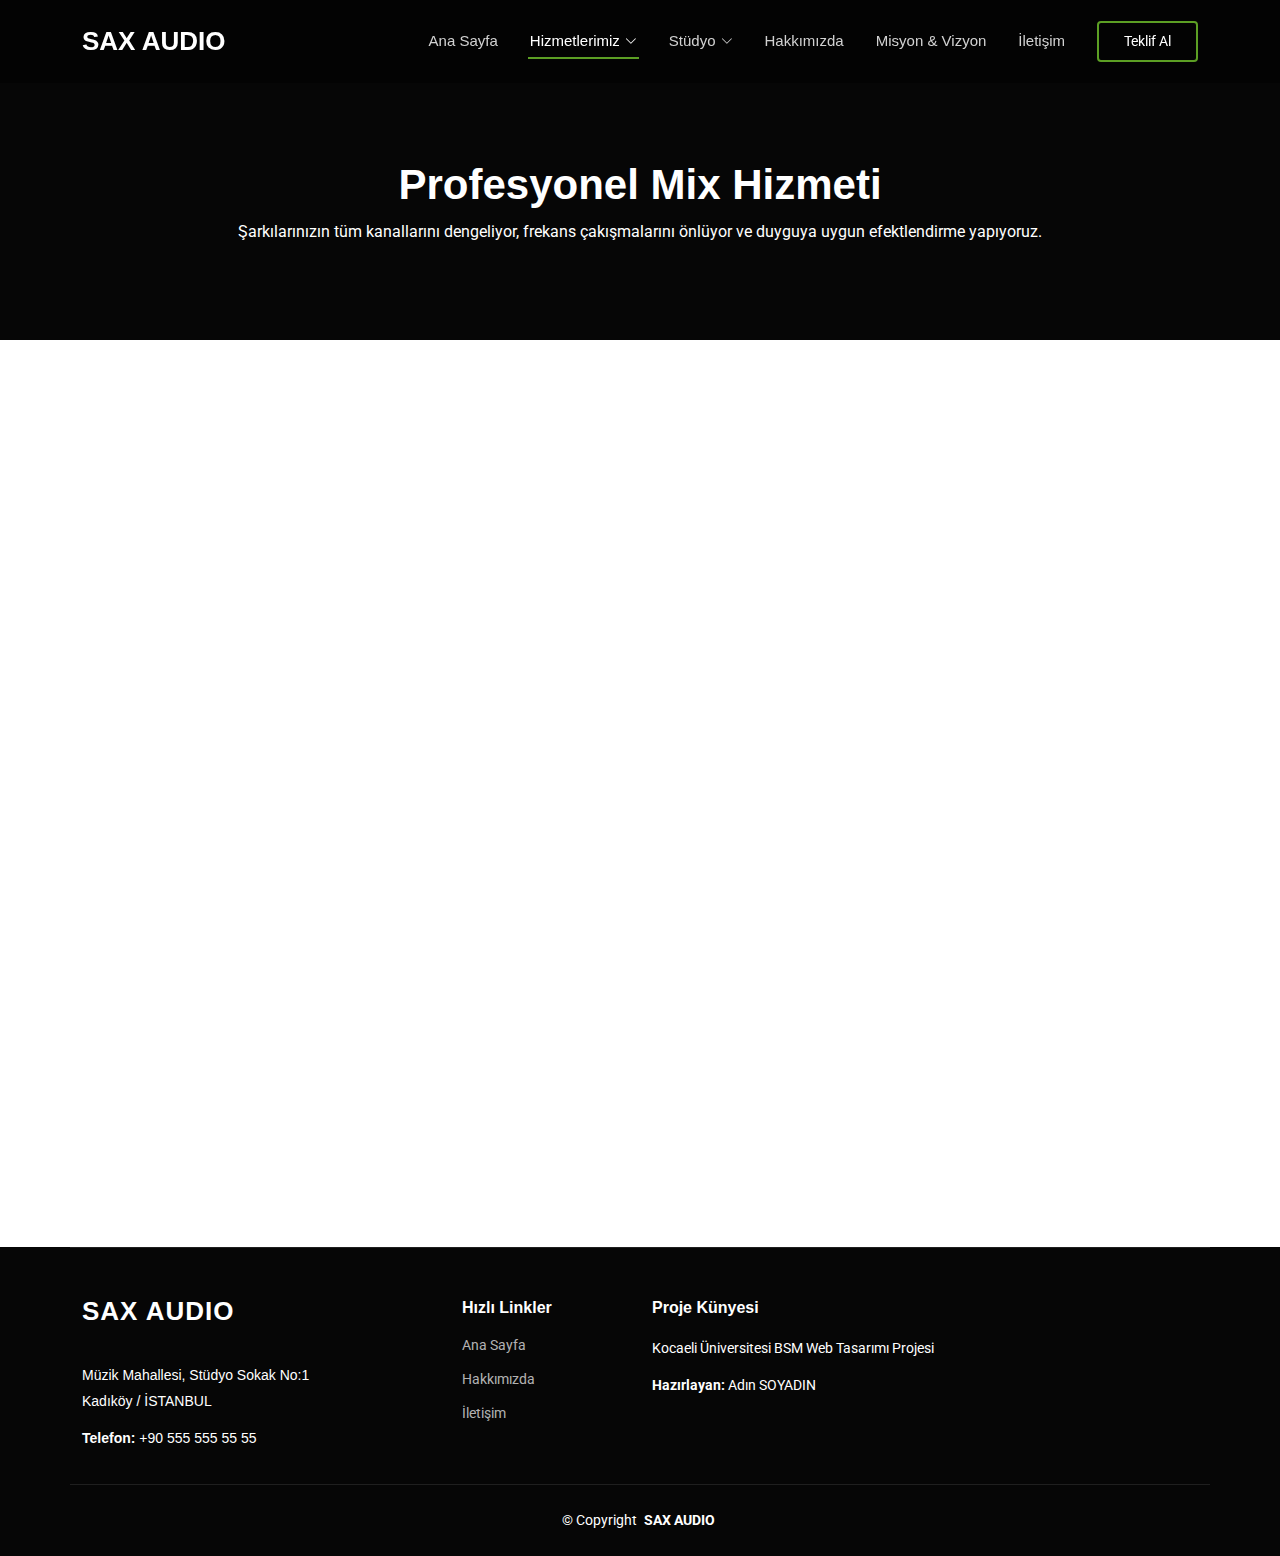
<file: beat.html>
<!DOCTYPE html>
<html lang="tr">

<head>
  <meta charset="utf-8">
  <meta content="width=device-width, initial-scale=1.0" name="viewport">
  <title>Mix Hizmeti | SAX AUDIO</title>
  
  <link href="assets/img/favicon.png" rel="icon">
  <link href="https://fonts.googleapis.com/css2?family=Roboto:wght@100;300;400;500;700;900&display=swap" rel="stylesheet">
  <link href="assets/vendor/bootstrap/css/bootstrap.min.css" rel="stylesheet">
  <link href="assets/vendor/bootstrap-icons/bootstrap-icons.css" rel="stylesheet">
  <link href="assets/vendor/aos/aos.css" rel="stylesheet">
  <link href="assets/css/main.css" rel="stylesheet">
</head>

<body class="index-page">

  <header id="header" class="header d-flex align-items-center fixed-top">
    <div class="container-fluid container-xl position-relative d-flex align-items-center">
      <a href="index.html" class="logo d-flex align-items-center me-auto">
        <h1 class="sitename">SAX AUDIO</h1>
      </a>
      <nav id="navmenu" class="navmenu">
        <ul>
          <li><a href="index.html">Ana Sayfa</a></li>
          <li class="dropdown"><a href="#" class="active"><span>Hizmetlerimiz</span> <i class="bi bi-chevron-down toggle-dropdown"></i></a>
            <ul>
              <li><a href="mix.html" class="active">Mix Hizmeti</a></li>
              <li><a href="mastering.html">Mastering</a></li>
              <li><a href="beat.html">Beat / Aranje</a></li>
            </ul>
          </li>
          <li class="dropdown"><a href="#"><span>Stüdyo</span> <i class="bi bi-chevron-down toggle-dropdown"></i></a>
            <ul>
              <li><a href="ekipmanlar.html">Ekipmanlar</a></li>
              <li><a href="referanslar.html">Referanslar</a></li>
            </ul>
          </li>
          <li><a href="hakkimizda.html">Hakkımızda</a></li>
          <li><a href="misyon-vizyon.html">Misyon & Vizyon</a></li>
          <li><a href="iletisim.html">İletişim</a></li>
        </ul>
        <i class="mobile-nav-toggle d-xl-none bi bi-list"></i>
      </nav>
      <a class="btn-getstarted" href="iletisim.html">Teklif Al</a>
    </div>
  </header>

  <main class="main">

    <div class="page-title dark-background">
      <div class="container position-relative">
        <h1>Profesyonel Mix Hizmeti</h1>
        <p>Şarkılarınızın tüm kanallarını dengeliyor, frekans çakışmalarını önlüyor ve duyguya uygun efektlendirme yapıyoruz.</p>
      </div>
    </div>

    <section id="service-details" class="service-details section">
      <div class="container">
        <div class="row gy-4">

          <div class="col-lg-8" data-aos="fade-up" data-aos-delay="100">
            <img src="assets/img/services.jpg" alt="Hizmet Görseli" class="img-fluid services-img mb-4">
            
            <h3>Neden Mix Yaptırmalısın?</h3>
            <p>
              Ev stüdyosunda kaydedilen şarkılar genellikle "boğuk" veya "güçsüz" duyulur. Mix aşamasında; kick ile bass uyumunu sağlar, vokalleri parlatır ve şarkınıza derinlik katarız.
            </p>
            <ul>
              <li><i class="bi bi-check-circle"></i> <strong>Frekans Temizliği:</strong> Çamurlu frekansların atılması.</li>
              <li><i class="bi bi-check-circle"></i> <strong>Dinamik Kontrol:</strong> Kompresör ile ses seviyesi dengeleme.</li>
              <li><i class="bi bi-check-circle"></i> <strong>Efektlendirme:</strong> Reverb, Delay ve Saturation kullanımı.</li>
            </ul>
            <p>
              Analog ekipmanlarımız (Neve, SSL) ve güncel pluginlerimiz (FabFilter, Waves) ile hibrit bir çalışma sistemi sunuyoruz.
            </p>
          </div>

          <div class="col-lg-4" data-aos="fade-up" data-aos-delay="200">
            <div class="services-list bg-light p-4 border rounded">
              <h4>Mix Paketleri</h4>
              
              <div class="card mb-3 mt-3">
                <div class="card-body">
                  <h5 class="card-title">Demo Mix</h5>
                  <p class="card-text">Tek kanallı vokal ve beat birleşimi.</p>
                  <h6 class="text-primary fw-bold">750 ₺</h6>
                  <a href="iletisim.html" class="btn btn-sm btn-outline-primary w-100 mt-2">Satın Al</a>
                </div>
              </div>

              <div class="card mb-3 border-primary">
                <div class="card-body">
                  <h5 class="card-title">Pro Mix (Popüler)</h5>
                  <p class="card-text">Sınırsız kanal, detaylı edit ve vocal tune.</p>
                  <h6 class="text-primary fw-bold">2.000 ₺</h6>
                  <a href="iletisim.html" class="btn btn-sm btn-primary w-100 mt-2">Satın Al</a>
                </div>
              </div>

              <div class="card mb-3">
                <div class="card-body">
                  <h5 class="card-title">Albüm Paketi</h5>
                  <p class="card-text">En az 5 şarkılık projeler için özel fiyat.</p>
                  <h6 class="text-primary fw-bold">Teklif Alınız</h6>
                  <a href="iletisim.html" class="btn btn-sm btn-outline-dark w-100 mt-2">İletişime Geç</a>
                </div>
              </div>

            </div>
          </div>

        </div>
      </div>
    </section>

  </main>

  <footer id="footer" class="footer dark-background">
     <div class="container footer-top">
      <div class="row gy-4">
        <div class="col-lg-4 col-md-6 footer-about">
          <a href="index.html" class="logo d-flex align-items-center">
            <span class="sitename">SAX AUDIO</span>
          </a>
          <div class="footer-contact pt-3">
            <p>Müzik Mahallesi, Stüdyo Sokak No:1</p>
            <p>Kadıköy / İSTANBUL</p>
            <p class="mt-3"><strong>Telefon:</strong> <span>+90 555 555 55 55</span></p>
          </div>
        </div>
        <div class="col-lg-2 col-md-3 footer-links">
          <h4>Hızlı Linkler</h4>
          <ul>
            <li><a href="index.html">Ana Sayfa</a></li>
            <li><a href="hakkimizda.html">Hakkımızda</a></li>
            <li><a href="iletisim.html">İletişim</a></li>
          </ul>
        </div>
        <div class="col-lg-4 col-md-12 footer-newsletter">
          <h4>Proje Künyesi</h4>
          <p>Kocaeli Üniversitesi BSM Web Tasarımı Projesi</p>
          <p><strong>Hazırlayan:</strong> Adın SOYADIN</p>
        </div>
      </div>
    </div>
    <div class="container copyright text-center mt-4"><p>© <span>Copyright</span> <strong class="px-1 sitename">SAX AUDIO</strong></p></div>
  </footer>

  <script src="assets/vendor/bootstrap/js/bootstrap.bundle.min.js"></script>
  <script src="assets/vendor/aos/aos.js"></script>
  <script src="assets/js/main.js"></script>

</body>
</html>
</file>
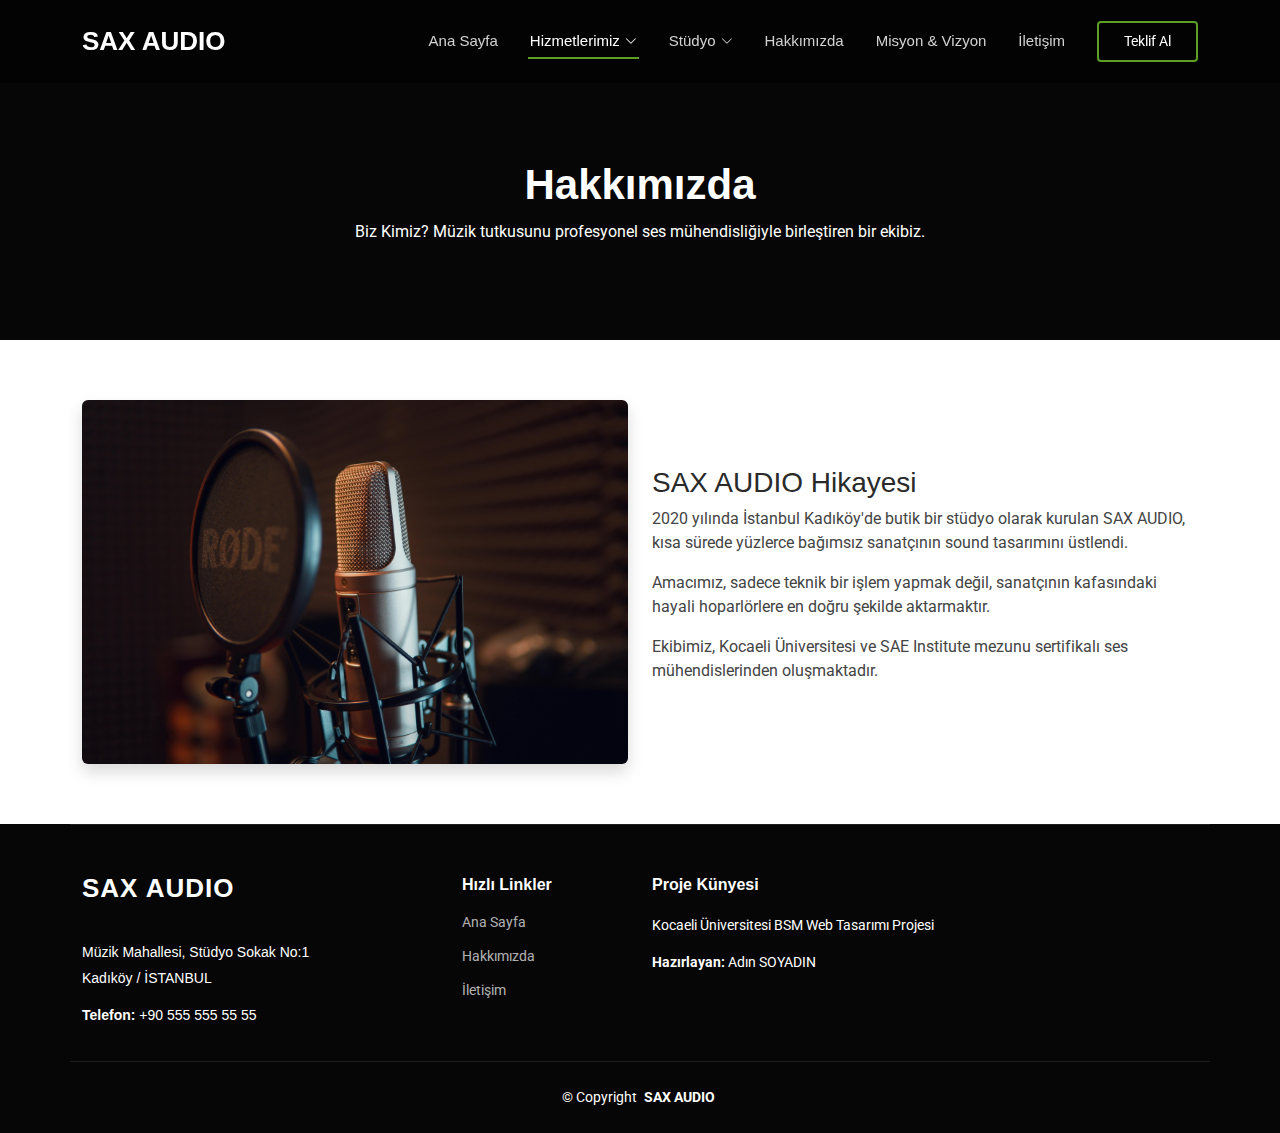
<file: hakkimizda.html>
<!DOCTYPE html>
<html lang="tr">

<head>
  <meta charset="utf-8">
  <meta content="width=device-width, initial-scale=1.0" name="viewport">
  <title>Mix Hizmeti | SAX AUDIO</title>
  
  <link href="assets/img/favicon.png" rel="icon">
  <link href="https://fonts.googleapis.com/css2?family=Roboto:wght@100;300;400;500;700;900&display=swap" rel="stylesheet">
  <link href="assets/vendor/bootstrap/css/bootstrap.min.css" rel="stylesheet">
  <link href="assets/vendor/bootstrap-icons/bootstrap-icons.css" rel="stylesheet">
  <link href="assets/vendor/aos/aos.css" rel="stylesheet">
  <link href="assets/css/main.css" rel="stylesheet">
</head>

<body class="index-page">

  <header id="header" class="header d-flex align-items-center fixed-top">
    <div class="container-fluid container-xl position-relative d-flex align-items-center">
      <a href="index.html" class="logo d-flex align-items-center me-auto">
        <h1 class="sitename">SAX AUDIO</h1>
      </a>
      <nav id="navmenu" class="navmenu">
        <ul>
          <li><a href="index.html">Ana Sayfa</a></li>
          <li class="dropdown"><a href="#" class="active"><span>Hizmetlerimiz</span> <i class="bi bi-chevron-down toggle-dropdown"></i></a>
            <ul>
              <li><a href="mix.html" class="active">Mix Hizmeti</a></li>
              <li><a href="mastering.html">Mastering</a></li>
              <li><a href="beat.html">Beat / Aranje</a></li>
            </ul>
          </li>
          <li class="dropdown"><a href="#"><span>Stüdyo</span> <i class="bi bi-chevron-down toggle-dropdown"></i></a>
            <ul>
              <li><a href="ekipmanlar.html">Ekipmanlar</a></li>
              <li><a href="referanslar.html">Referanslar</a></li>
            </ul>
          </li>
          <li><a href="hakkimizda.html">Hakkımızda</a></li>
          <li><a href="misyon-vizyon.html">Misyon & Vizyon</a></li>
          <li><a href="iletisim.html">İletişim</a></li>
        </ul>
        <i class="mobile-nav-toggle d-xl-none bi bi-list"></i>
      </nav>
      <a class="btn-getstarted" href="iletisim.html">Teklif Al</a>
    </div>
  </header>

  <main class="main">

   <div class="page-title dark-background">
      <div class="container position-relative">
        <h1>Hakkımızda</h1>
        <p>Biz Kimiz? Müzik tutkusunu profesyonel ses mühendisliğiyle birleştiren bir ekibiz.</p>
      </div>
    </div>

    <section class="section">
      <div class="container">
        <div class="row align-items-center">
          <div class="col-lg-6">
            <img src="assets/img/slayt1.jpg" class="img-fluid rounded shadow" alt=>
          </div>
          <div class="col-lg-6">
            <h3>SAX AUDIO Hikayesi</h3>
            <p>2020 yılında İstanbul Kadıköy'de butik bir stüdyo olarak kurulan SAX AUDIO, kısa sürede yüzlerce bağımsız sanatçının sound tasarımını üstlendi.</p>
            <p>Amacımız, sadece teknik bir işlem yapmak değil, sanatçının kafasındaki hayali hoparlörlere en doğru şekilde aktarmaktır.</p>
            <p>Ekibimiz, Kocaeli Üniversitesi ve SAE Institute mezunu sertifikalı ses mühendislerinden oluşmaktadır.</p>
          </div>
        </div>
      </div>
    </section>

  </main>

  <footer id="footer" class="footer dark-background">
     <div class="container footer-top">
      <div class="row gy-4">
        <div class="col-lg-4 col-md-6 footer-about">
          <a href="index.html" class="logo d-flex align-items-center">
            <span class="sitename">SAX AUDIO</span>
          </a>
          <div class="footer-contact pt-3">
            <p>Müzik Mahallesi, Stüdyo Sokak No:1</p>
            <p>Kadıköy / İSTANBUL</p>
            <p class="mt-3"><strong>Telefon:</strong> <span>+90 555 555 55 55</span></p>
          </div>
        </div>
        <div class="col-lg-2 col-md-3 footer-links">
          <h4>Hızlı Linkler</h4>
          <ul>
            <li><a href="index.html">Ana Sayfa</a></li>
            <li><a href="hakkimizda.html">Hakkımızda</a></li>
            <li><a href="iletisim.html">İletişim</a></li>
          </ul>
        </div>
        <div class="col-lg-4 col-md-12 footer-newsletter">
          <h4>Proje Künyesi</h4>
          <p>Kocaeli Üniversitesi BSM Web Tasarımı Projesi</p>
          <p><strong>Hazırlayan:</strong> Adın SOYADIN</p>
        </div>
      </div>
    </div>
    <div class="container copyright text-center mt-4"><p>© <span>Copyright</span> <strong class="px-1 sitename">SAX AUDIO</strong></p></div>
  </footer>

  <script src="assets/vendor/bootstrap/js/bootstrap.bundle.min.js"></script>
  <script src="assets/vendor/aos/aos.js"></script>
  <script src="assets/js/main.js"></script>

</body>
</html>
</file>
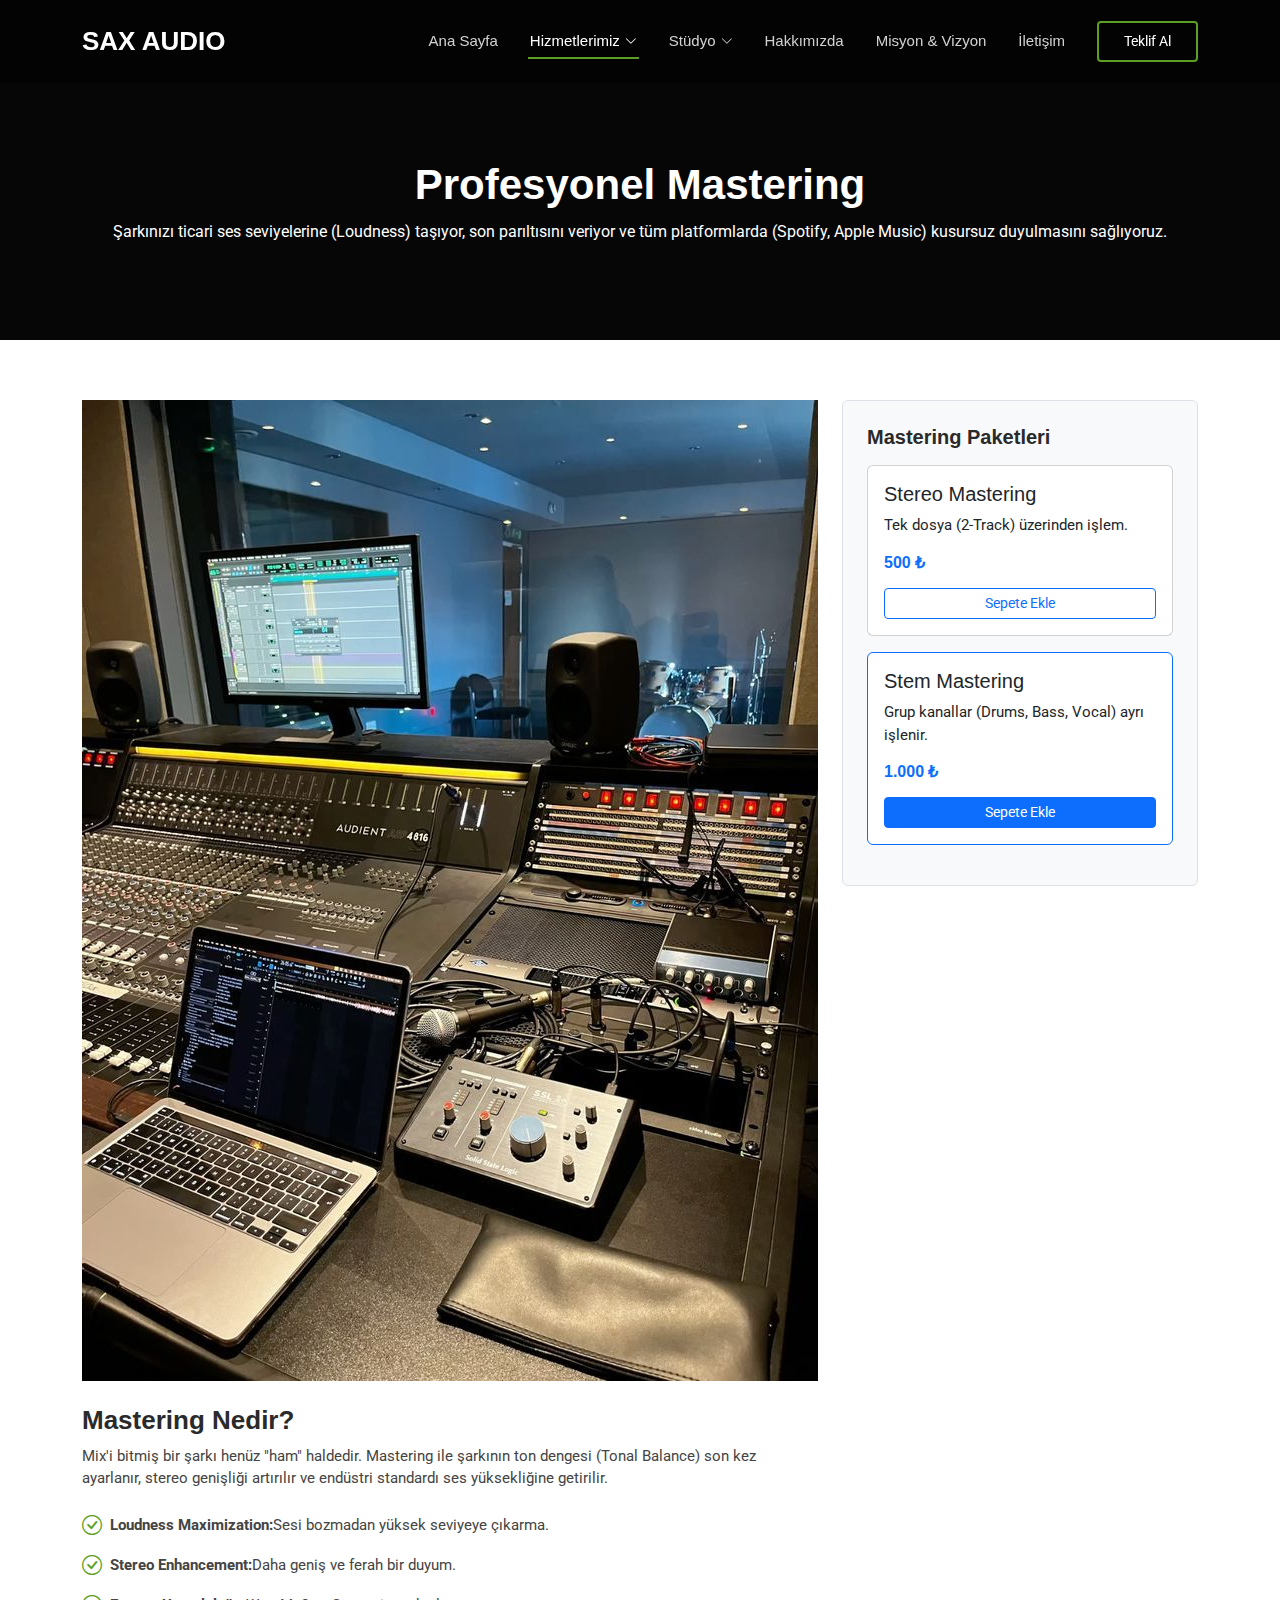
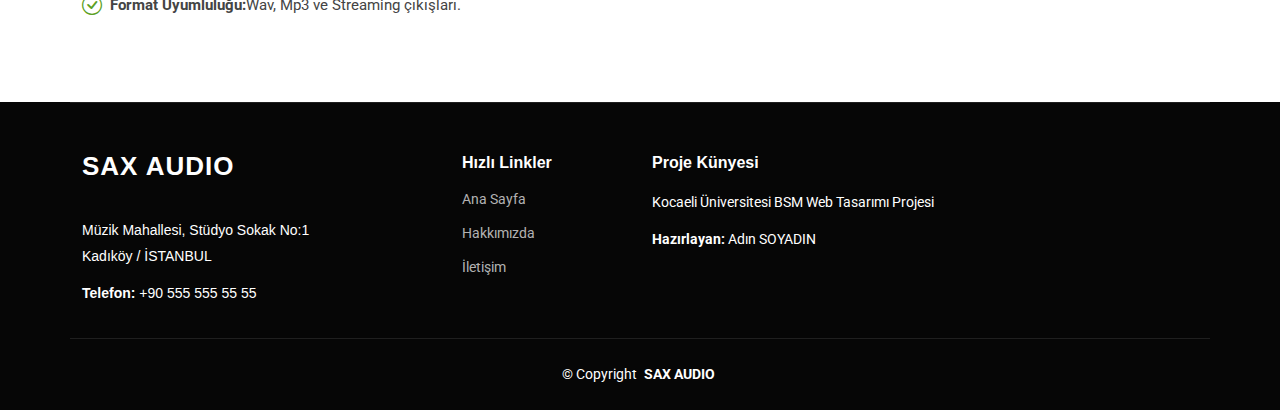
<file: mastering.html>
<!DOCTYPE html>
<html lang="tr">

<head>
  <meta charset="utf-8">
  <meta content="width=device-width, initial-scale=1.0" name="viewport">
  <title>Mix Hizmeti | SAX AUDIO</title>
  
  <link href="assets/img/favicon.png" rel="icon">
  <link href="https://fonts.googleapis.com/css2?family=Roboto:wght@100;300;400;500;700;900&display=swap" rel="stylesheet">
  <link href="assets/vendor/bootstrap/css/bootstrap.min.css" rel="stylesheet">
  <link href="assets/vendor/bootstrap-icons/bootstrap-icons.css" rel="stylesheet">
  <link href="assets/vendor/aos/aos.css" rel="stylesheet">
  <link href="assets/css/main.css" rel="stylesheet">
</head>

<body class="index-page">

  <header id="header" class="header d-flex align-items-center fixed-top">
    <div class="container-fluid container-xl position-relative d-flex align-items-center">
      <a href="index.html" class="logo d-flex align-items-center me-auto">
        <h1 class="sitename">SAX AUDIO</h1>
      </a>
      <nav id="navmenu" class="navmenu">
        <ul>
          <li><a href="index.html">Ana Sayfa</a></li>
          <li class="dropdown"><a href="#" class="active"><span>Hizmetlerimiz</span> <i class="bi bi-chevron-down toggle-dropdown"></i></a>
            <ul>
              <li><a href="mix.html" class="active">Mix Hizmeti</a></li>
              <li><a href="mastering.html">Mastering</a></li>
              <li><a href="beat.html">Beat / Aranje</a></li>
            </ul>
          </li>
          <li class="dropdown"><a href="#"><span>Stüdyo</span> <i class="bi bi-chevron-down toggle-dropdown"></i></a>
            <ul>
              <li><a href="ekipmanlar.html">Ekipmanlar</a></li>
              <li><a href="referanslar.html">Referanslar</a></li>
            </ul>
          </li>
          <li><a href="hakkimizda.html">Hakkımızda</a></li>
          <li><a href="misyon-vizyon.html">Misyon & Vizyon</a></li>
          <li><a href="iletisim.html">İletişim</a></li>
        </ul>
        <i class="mobile-nav-toggle d-xl-none bi bi-list"></i>
      </nav>
      <a class="btn-getstarted" href="iletisim.html">Teklif Al</a>
    </div>
  </header>

  <main class="main">

   <div class="page-title dark-background">
      <div class="container position-relative">
        <h1>Profesyonel Mastering</h1>
        <p>Şarkınızı ticari ses seviyelerine (Loudness) taşıyor, son parıltısını veriyor ve tüm platformlarda (Spotify, Apple Music) kusursuz duyulmasını sağlıyoruz.</p>
      </div>
    </div>

    <section id="service-details" class="service-details section">
      <div class="container">
        <div class="row gy-4">
          <div class="col-lg-8">
            <img src="assets/img/masa.jpeg" alt="oda" class="img-fluid services-img mb-4">
            <h3>Mastering Nedir?</h3>
            <p>Mix'i bitmiş bir şarkı henüz "ham" haldedir. Mastering ile şarkının ton dengesi (Tonal Balance) son kez ayarlanır, stereo genişliği artırılır ve endüstri standardı ses yüksekliğine getirilir.</p>
            <ul>
              <li><i class="bi bi-check-circle"></i> <strong>Loudness Maximization:</strong> Sesi bozmadan yüksek seviyeye çıkarma.</li>
              <li><i class="bi bi-check-circle"></i> <strong>Stereo Enhancement:</strong> Daha geniş ve ferah bir duyum.</li>
              <li><i class="bi bi-check-circle"></i> <strong>Format Uyumluluğu:</strong> Wav, Mp3 ve Streaming çıkışları.</li>
            </ul>
          </div>

          <div class="col-lg-4">
            <div class="services-list bg-light p-4 border rounded">
              <h4>Mastering Paketleri</h4>
              <div class="card mb-3 mt-3">
                <div class="card-body">
                  <h5 class="card-title">Stereo Mastering</h5>
                  <p class="card-text">Tek dosya (2-Track) üzerinden işlem.</p>
                  <h6 class="text-primary fw-bold">500 ₺</h6>
                  <button onclick="addToCart('Stereo Mastering', 500)" class="btn btn-sm btn-outline-primary w-100 mt-2">Sepete Ekle</button>
                </div>
              </div>
              <div class="card mb-3 border-primary">
                <div class="card-body">
                  <h5 class="card-title">Stem Mastering</h5>
                  <p class="card-text">Grup kanallar (Drums, Bass, Vocal) ayrı işlenir.</p>
                  <h6 class="text-primary fw-bold">1.000 ₺</h6>
                  <button onclick="addToCart('Stem Mastering', 1000)" class="btn btn-sm btn-primary w-100 mt-2">Sepete Ekle</button>
                </div>
              </div>
            </div>
          </div>
        </div>
      </div>
    </section>

  </main>

  <footer id="footer" class="footer dark-background">
     <div class="container footer-top">
      <div class="row gy-4">
        <div class="col-lg-4 col-md-6 footer-about">
          <a href="index.html" class="logo d-flex align-items-center">
            <span class="sitename">SAX AUDIO</span>
          </a>
          <div class="footer-contact pt-3">
            <p>Müzik Mahallesi, Stüdyo Sokak No:1</p>
            <p>Kadıköy / İSTANBUL</p>
            <p class="mt-3"><strong>Telefon:</strong> <span>+90 555 555 55 55</span></p>
          </div>
        </div>
        <div class="col-lg-2 col-md-3 footer-links">
          <h4>Hızlı Linkler</h4>
          <ul>
            <li><a href="index.html">Ana Sayfa</a></li>
            <li><a href="hakkimizda.html">Hakkımızda</a></li>
            <li><a href="iletisim.html">İletişim</a></li>
          </ul>
        </div>
        <div class="col-lg-4 col-md-12 footer-newsletter">
          <h4>Proje Künyesi</h4>
          <p>Kocaeli Üniversitesi BSM Web Tasarımı Projesi</p>
          <p><strong>Hazırlayan:</strong> Adın SOYADIN</p>
        </div>
      </div>
    </div>
    <div class="container copyright text-center mt-4"><p>© <span>Copyright</span> <strong class="px-1 sitename">SAX AUDIO</strong></p></div>
  </footer>

  <script src="assets/vendor/bootstrap/js/bootstrap.bundle.min.js"></script>
  <script src="assets/vendor/aos/aos.js"></script>
  <script src="assets/js/main.js"></script>

</body>
</html>
</file>
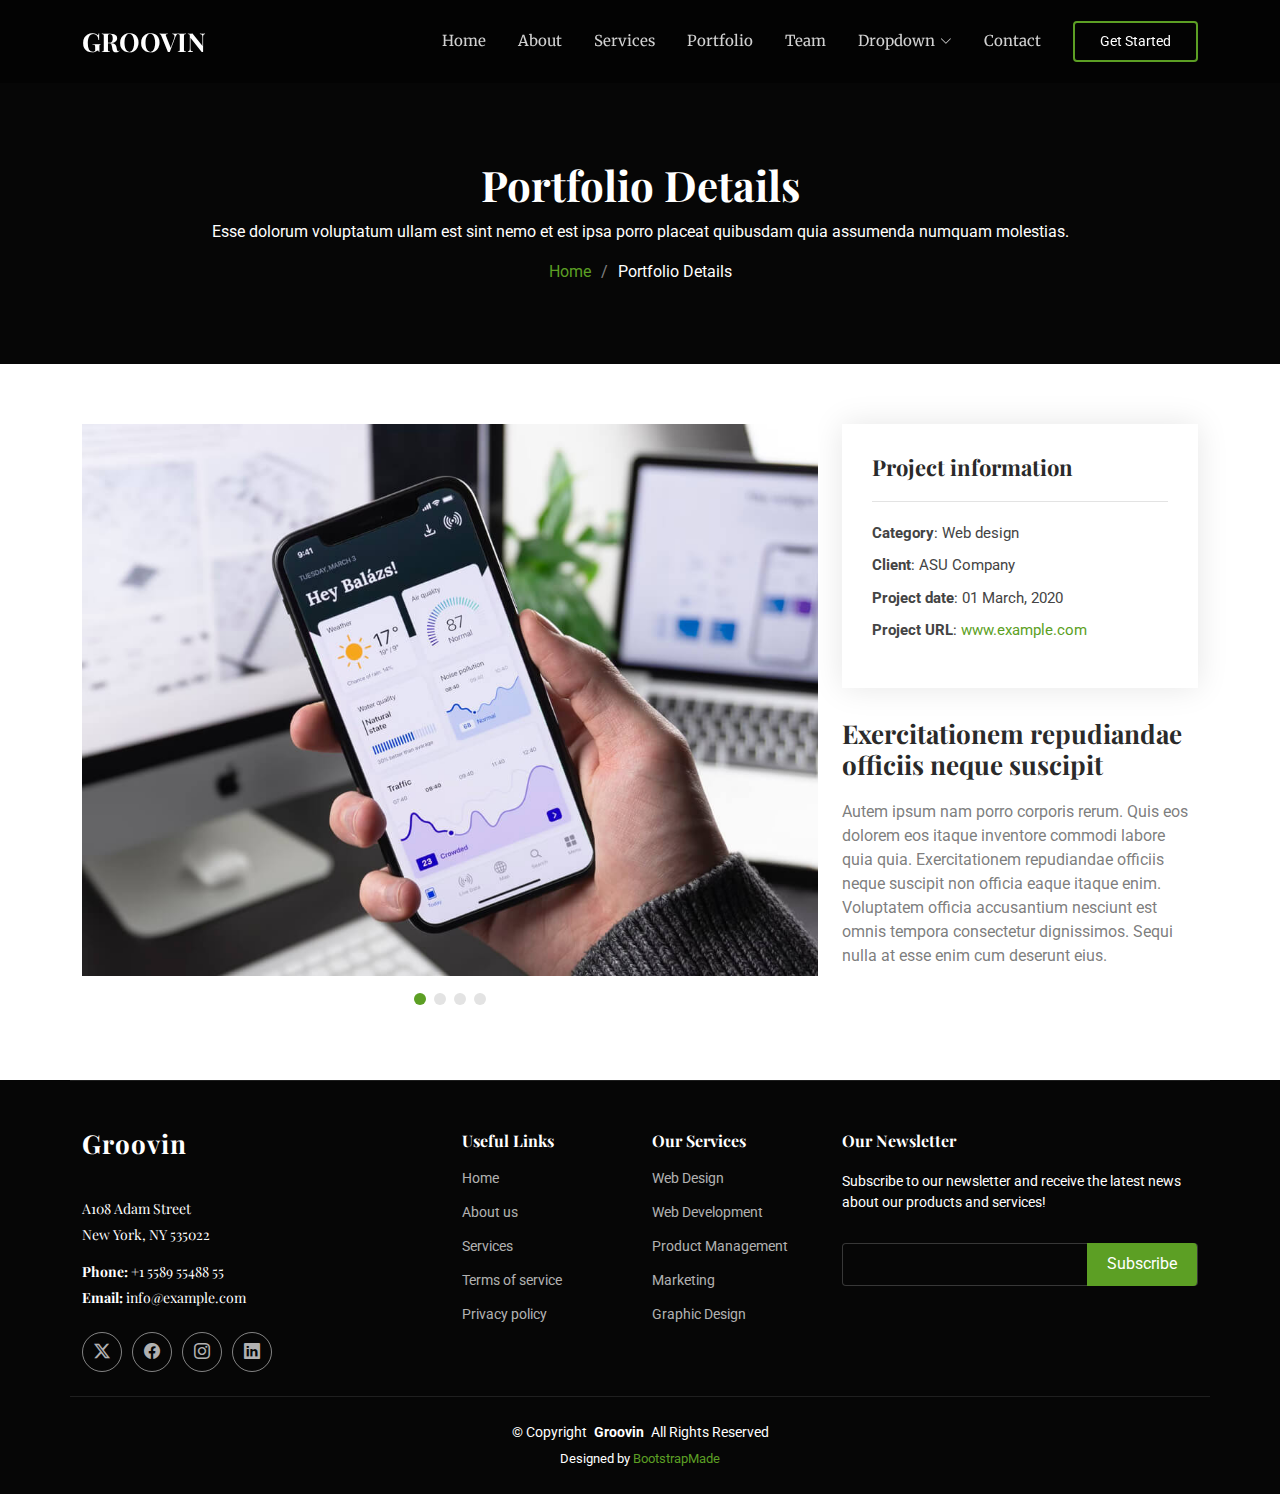
<file: portfolio-details.html>
<!DOCTYPE html>
<html lang="en">

<head>
  <meta charset="utf-8">
  <meta content="width=device-width, initial-scale=1.0" name="viewport">
  <title>Portfolio Details - Groovin Bootstrap Template</title>
  <meta name="description" content="">
  <meta name="keywords" content="">

  <!-- Favicons -->
  <link href="assets/img/favicon.png" rel="icon">
  <link href="assets/img/apple-touch-icon.png" rel="apple-touch-icon">

  <!-- Fonts -->
  <link href="https://fonts.googleapis.com" rel="preconnect">
  <link href="https://fonts.gstatic.com" rel="preconnect" crossorigin>
  <link href="https://fonts.googleapis.com/css2?family=Roboto:ital,wght@0,100;0,300;0,400;0,500;0,700;0,900;1,100;1,300;1,400;1,500;1,700;1,900&family=Merriweather:ital,wght@0,300;0,400;0,700;0,900;1,300;1,400;1,700;1,900&family=Playfair+Display:ital,wght@0,400;0,500;0,600;0,700;0,800;0,900;1,400;1,500;1,600;1,700;1,800;1,900&display=swap" rel="stylesheet">

  <!-- Vendor CSS Files -->
  <link href="assets/vendor/bootstrap/css/bootstrap.min.css" rel="stylesheet">
  <link href="assets/vendor/bootstrap-icons/bootstrap-icons.css" rel="stylesheet">
  <link href="assets/vendor/aos/aos.css" rel="stylesheet">
  <link href="assets/vendor/glightbox/css/glightbox.min.css" rel="stylesheet">
  <link href="assets/vendor/swiper/swiper-bundle.min.css" rel="stylesheet">

  <!-- Main CSS File -->
  <link href="assets/css/main.css" rel="stylesheet">

  <!-- =======================================================
  * Template Name: Groovin
  * Template URL: https://bootstrapmade.com/groovin-free-bootstrap-theme/
  * Updated: Aug 07 2024 with Bootstrap v5.3.3
  * Author: BootstrapMade.com
  * License: https://bootstrapmade.com/license/
  ======================================================== -->
</head>

<body class="portfolio-details-page">

  <header id="header" class="header d-flex align-items-center fixed-top">
    <div class="container-fluid container-xl position-relative d-flex align-items-center">

      <a href="index.html" class="logo d-flex align-items-center me-auto">
        <!-- Uncomment the line below if you also wish to use an image logo -->
        <!-- <img src="assets/img/logo.png" alt=""> -->
        <h1 class="sitename">Groovin</h1>
      </a>

      <nav id="navmenu" class="navmenu">
        <ul>
          <li><a href="#hero">Home</a></li>
          <li><a href="#about">About</a></li>
          <li><a href="#services">Services</a></li>
          <li><a href="#portfolio">Portfolio</a></li>
          <li><a href="#team">Team</a></li>
          <li class="dropdown"><a href="#"><span>Dropdown</span> <i class="bi bi-chevron-down toggle-dropdown"></i></a>
            <ul>
              <li><a href="#">Dropdown 1</a></li>
              <li class="dropdown"><a href="#"><span>Deep Dropdown</span> <i class="bi bi-chevron-down toggle-dropdown"></i></a>
                <ul>
                  <li><a href="#">Deep Dropdown 1</a></li>
                  <li><a href="#">Deep Dropdown 2</a></li>
                  <li><a href="#">Deep Dropdown 3</a></li>
                  <li><a href="#">Deep Dropdown 4</a></li>
                  <li><a href="#">Deep Dropdown 5</a></li>
                </ul>
              </li>
              <li><a href="#">Dropdown 2</a></li>
              <li><a href="#">Dropdown 3</a></li>
              <li><a href="#">Dropdown 4</a></li>
            </ul>
          </li>
          <li><a href="#contact">Contact</a></li>
        </ul>
        <i class="mobile-nav-toggle d-xl-none bi bi-list"></i>
      </nav>

      <a class="btn-getstarted" href="index.html#about">Get Started</a>

    </div>
  </header>

  <main class="main">

    <!-- Page Title -->
    <div class="page-title dark-background">
      <div class="container position-relative">
        <h1>Portfolio Details</h1>
        <p>Esse dolorum voluptatum ullam est sint nemo et est ipsa porro placeat quibusdam quia assumenda numquam molestias.</p>
        <nav class="breadcrumbs">
          <ol>
            <li><a href="index.html">Home</a></li>
            <li class="current">Portfolio Details</li>
          </ol>
        </nav>
      </div>
    </div><!-- End Page Title -->

    <!-- Portfolio Details Section -->
    <section id="portfolio-details" class="portfolio-details section">

      <div class="container" data-aos="fade-up" data-aos-delay="100">

        <div class="row gy-4">

          <div class="col-lg-8">
            <div class="portfolio-details-slider swiper init-swiper">

              <script type="application/json" class="swiper-config">
                {
                  "loop": true,
                  "speed": 600,
                  "autoplay": {
                    "delay": 5000
                  },
                  "slidesPerView": "auto",
                  "pagination": {
                    "el": ".swiper-pagination",
                    "type": "bullets",
                    "clickable": true
                  }
                }
              </script>

              <div class="swiper-wrapper align-items-center">

                <div class="swiper-slide">
                  <img src="assets/img/portfolio/app-1.jpg" alt="">
                </div>

                <div class="swiper-slide">
                  <img src="assets/img/portfolio/product-1.jpg" alt="">
                </div>

                <div class="swiper-slide">
                  <img src="assets/img/portfolio/branding-1.jpg" alt="">
                </div>

                <div class="swiper-slide">
                  <img src="assets/img/portfolio/books-1.jpg" alt="">
                </div>

              </div>
              <div class="swiper-pagination"></div>
            </div>
          </div>

          <div class="col-lg-4">
            <div class="portfolio-info" data-aos="fade-up" data-aos-delay="200">
              <h3>Project information</h3>
              <ul>
                <li><strong>Category</strong>: Web design</li>
                <li><strong>Client</strong>: ASU Company</li>
                <li><strong>Project date</strong>: 01 March, 2020</li>
                <li><strong>Project URL</strong>: <a href="#">www.example.com</a></li>
              </ul>
            </div>
            <div class="portfolio-description" data-aos="fade-up" data-aos-delay="300">
              <h2>Exercitationem repudiandae officiis neque suscipit</h2>
              <p>
                Autem ipsum nam porro corporis rerum. Quis eos dolorem eos itaque inventore commodi labore quia quia. Exercitationem repudiandae officiis neque suscipit non officia eaque itaque enim. Voluptatem officia accusantium nesciunt est omnis tempora consectetur dignissimos. Sequi nulla at esse enim cum deserunt eius.
              </p>
            </div>
          </div>

        </div>

      </div>

    </section><!-- /Portfolio Details Section -->

  </main>

  <footer id="footer" class="footer dark-background">

    <div class="container footer-top">
      <div class="row gy-4">
        <div class="col-lg-4 col-md-6 footer-about">
          <a href="index.html" class="logo d-flex align-items-center">
            <span class="sitename">Groovin</span>
          </a>
          <div class="footer-contact pt-3">
            <p>A108 Adam Street</p>
            <p>New York, NY 535022</p>
            <p class="mt-3"><strong>Phone:</strong> <span>+1 5589 55488 55</span></p>
            <p><strong>Email:</strong> <span>info@example.com</span></p>
          </div>
          <div class="social-links d-flex mt-4">
            <a href=""><i class="bi bi-twitter-x"></i></a>
            <a href=""><i class="bi bi-facebook"></i></a>
            <a href=""><i class="bi bi-instagram"></i></a>
            <a href=""><i class="bi bi-linkedin"></i></a>
          </div>
        </div>

        <div class="col-lg-2 col-md-3 footer-links">
          <h4>Useful Links</h4>
          <ul>
            <li><a href="#">Home</a></li>
            <li><a href="#">About us</a></li>
            <li><a href="#">Services</a></li>
            <li><a href="#">Terms of service</a></li>
            <li><a href="#">Privacy policy</a></li>
          </ul>
        </div>

        <div class="col-lg-2 col-md-3 footer-links">
          <h4>Our Services</h4>
          <ul>
            <li><a href="#">Web Design</a></li>
            <li><a href="#">Web Development</a></li>
            <li><a href="#">Product Management</a></li>
            <li><a href="#">Marketing</a></li>
            <li><a href="#">Graphic Design</a></li>
          </ul>
        </div>

        <div class="col-lg-4 col-md-12 footer-newsletter">
          <h4>Our Newsletter</h4>
          <p>Subscribe to our newsletter and receive the latest news about our products and services!</p>
          <form action="forms/newsletter.php" method="post" class="php-email-form">
            <div class="newsletter-form"><input type="email" name="email"><input type="submit" value="Subscribe"></div>
            <div class="loading">Loading</div>
            <div class="error-message"></div>
            <div class="sent-message">Your subscription request has been sent. Thank you!</div>
          </form>
        </div>

      </div>
    </div>

    <div class="container copyright text-center mt-4">
      <p>© <span>Copyright</span> <strong class="px-1 sitename">Groovin</strong> <span>All Rights Reserved</span></p>
      <div class="credits">
        <!-- All the links in the footer should remain intact. -->
        <!-- You can delete the links only if you've purchased the pro version. -->
        <!-- Licensing information: https://bootstrapmade.com/license/ -->
        <!-- Purchase the pro version with working PHP/AJAX contact form: [buy-url] -->
        Designed by <a href="https://bootstrapmade.com/">BootstrapMade</a>
      </div>
    </div>

  </footer>

  <!-- Scroll Top -->
  <a href="#" id="scroll-top" class="scroll-top d-flex align-items-center justify-content-center"><i class="bi bi-arrow-up-short"></i></a>

  <!-- Preloader -->
  <div id="preloader"></div>

  <!-- Vendor JS Files -->
  <script src="assets/vendor/bootstrap/js/bootstrap.bundle.min.js"></script>
  <script src="assets/vendor/php-email-form/validate.js"></script>
  <script src="assets/vendor/aos/aos.js"></script>
  <script src="assets/vendor/purecounter/purecounter_vanilla.js"></script>
  <script src="assets/vendor/glightbox/js/glightbox.min.js"></script>
  <script src="assets/vendor/imagesloaded/imagesloaded.pkgd.min.js"></script>
  <script src="assets/vendor/isotope-layout/isotope.pkgd.min.js"></script>
  <script src="assets/vendor/swiper/swiper-bundle.min.js"></script>

  <!-- Main JS File -->
  <script src="assets/js/main.js"></script>

</body>

</html>
</file>
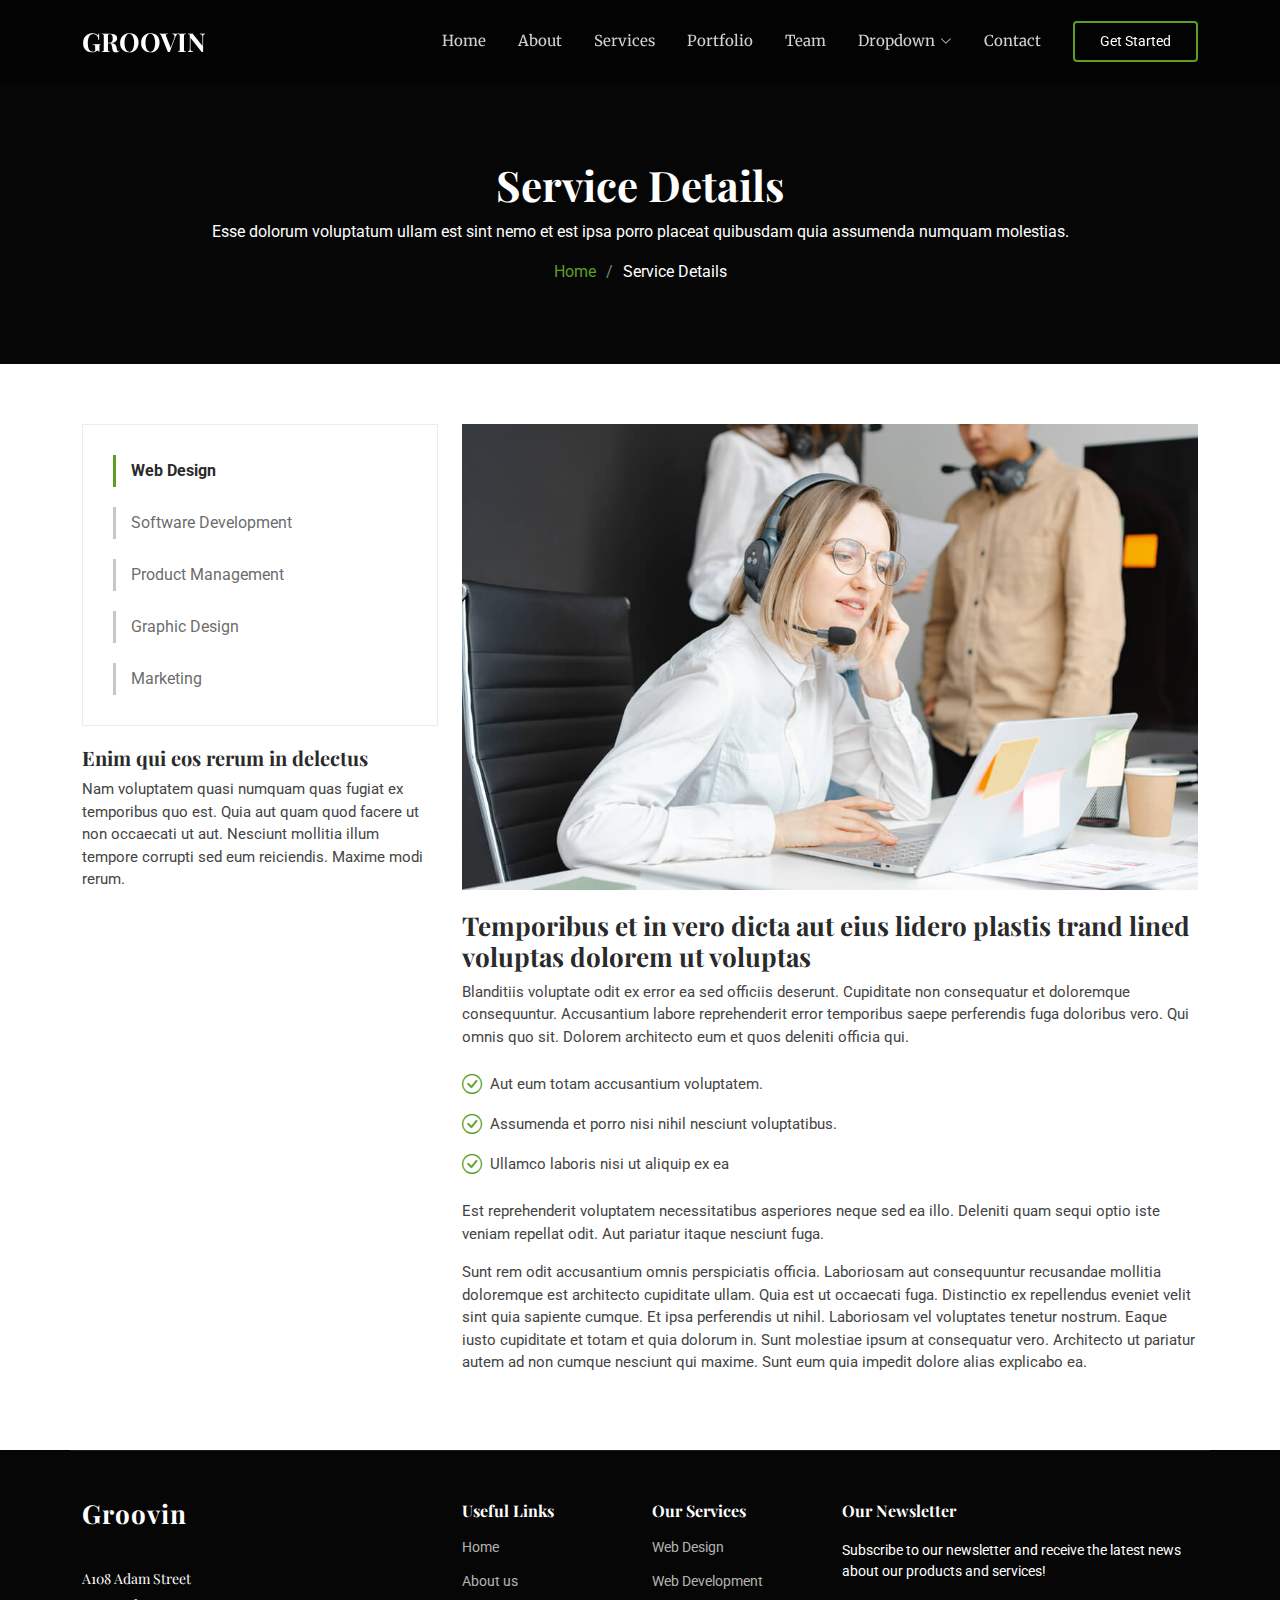
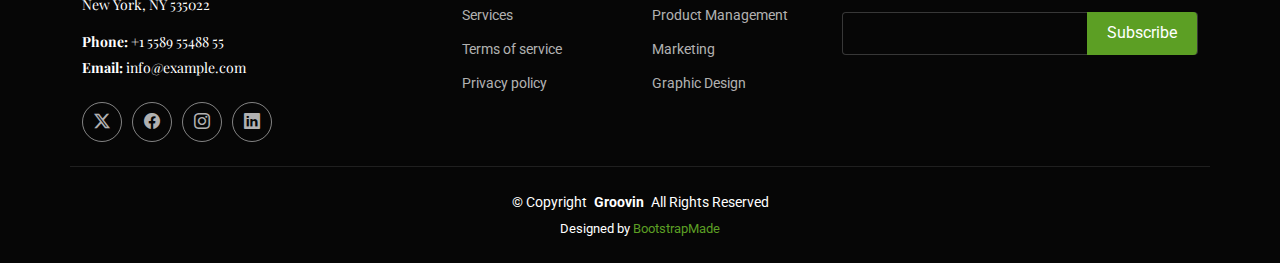
<file: service-details.html>
<!DOCTYPE html>
<html lang="en">

<head>
  <meta charset="utf-8">
  <meta content="width=device-width, initial-scale=1.0" name="viewport">
  <title>Service Details - Groovin Bootstrap Template</title>
  <meta name="description" content="">
  <meta name="keywords" content="">

  <!-- Favicons -->
  <link href="assets/img/favicon.png" rel="icon">
  <link href="assets/img/apple-touch-icon.png" rel="apple-touch-icon">

  <!-- Fonts -->
  <link href="https://fonts.googleapis.com" rel="preconnect">
  <link href="https://fonts.gstatic.com" rel="preconnect" crossorigin>
  <link href="https://fonts.googleapis.com/css2?family=Roboto:ital,wght@0,100;0,300;0,400;0,500;0,700;0,900;1,100;1,300;1,400;1,500;1,700;1,900&family=Merriweather:ital,wght@0,300;0,400;0,700;0,900;1,300;1,400;1,700;1,900&family=Playfair+Display:ital,wght@0,400;0,500;0,600;0,700;0,800;0,900;1,400;1,500;1,600;1,700;1,800;1,900&display=swap" rel="stylesheet">

  <!-- Vendor CSS Files -->
  <link href="assets/vendor/bootstrap/css/bootstrap.min.css" rel="stylesheet">
  <link href="assets/vendor/bootstrap-icons/bootstrap-icons.css" rel="stylesheet">
  <link href="assets/vendor/aos/aos.css" rel="stylesheet">
  <link href="assets/vendor/glightbox/css/glightbox.min.css" rel="stylesheet">
  <link href="assets/vendor/swiper/swiper-bundle.min.css" rel="stylesheet">

  <!-- Main CSS File -->
  <link href="assets/css/main.css" rel="stylesheet">

  <!-- =======================================================
  * Template Name: Groovin
  * Template URL: https://bootstrapmade.com/groovin-free-bootstrap-theme/
  * Updated: Aug 07 2024 with Bootstrap v5.3.3
  * Author: BootstrapMade.com
  * License: https://bootstrapmade.com/license/
  ======================================================== -->
</head>

<body class="service-details-page">

  <header id="header" class="header d-flex align-items-center fixed-top">
    <div class="container-fluid container-xl position-relative d-flex align-items-center">

      <a href="index.html" class="logo d-flex align-items-center me-auto">
        <!-- Uncomment the line below if you also wish to use an image logo -->
        <!-- <img src="assets/img/logo.png" alt=""> -->
        <h1 class="sitename">Groovin</h1>
      </a>

      <nav id="navmenu" class="navmenu">
        <ul>
          <li><a href="#hero">Home</a></li>
          <li><a href="#about">About</a></li>
          <li><a href="#services">Services</a></li>
          <li><a href="#portfolio">Portfolio</a></li>
          <li><a href="#team">Team</a></li>
          <li class="dropdown"><a href="#"><span>Dropdown</span> <i class="bi bi-chevron-down toggle-dropdown"></i></a>
            <ul>
              <li><a href="#">Dropdown 1</a></li>
              <li class="dropdown"><a href="#"><span>Deep Dropdown</span> <i class="bi bi-chevron-down toggle-dropdown"></i></a>
                <ul>
                  <li><a href="#">Deep Dropdown 1</a></li>
                  <li><a href="#">Deep Dropdown 2</a></li>
                  <li><a href="#">Deep Dropdown 3</a></li>
                  <li><a href="#">Deep Dropdown 4</a></li>
                  <li><a href="#">Deep Dropdown 5</a></li>
                </ul>
              </li>
              <li><a href="#">Dropdown 2</a></li>
              <li><a href="#">Dropdown 3</a></li>
              <li><a href="#">Dropdown 4</a></li>
            </ul>
          </li>
          <li><a href="#contact">Contact</a></li>
        </ul>
        <i class="mobile-nav-toggle d-xl-none bi bi-list"></i>
      </nav>

      <a class="btn-getstarted" href="index.html#about">Get Started</a>

    </div>
  </header>

  <main class="main">

    <!-- Page Title -->
    <div class="page-title dark-background">
      <div class="container position-relative">
        <h1>Service Details</h1>
        <p>Esse dolorum voluptatum ullam est sint nemo et est ipsa porro placeat quibusdam quia assumenda numquam molestias.</p>
        <nav class="breadcrumbs">
          <ol>
            <li><a href="index.html">Home</a></li>
            <li class="current">Service Details</li>
          </ol>
        </nav>
      </div>
    </div><!-- End Page Title -->

    <!-- Service Details Section -->
    <section id="service-details" class="service-details section">

      <div class="container">

        <div class="row gy-4">

          <div class="col-lg-4" data-aos="fade-up" data-aos-delay="100">
            <div class="services-list">
              <a href="#" class="active">Web Design</a>
              <a href="#">Software Development</a>
              <a href="#">Product Management</a>
              <a href="#">Graphic Design</a>
              <a href="#">Marketing</a>
            </div>

            <h4>Enim qui eos rerum in delectus</h4>
            <p>Nam voluptatem quasi numquam quas fugiat ex temporibus quo est. Quia aut quam quod facere ut non occaecati ut aut. Nesciunt mollitia illum tempore corrupti sed eum reiciendis. Maxime modi rerum.</p>
          </div>

          <div class="col-lg-8" data-aos="fade-up" data-aos-delay="200">
            <img src="assets/img/services.jpg" alt="" class="img-fluid services-img">
            <h3>Temporibus et in vero dicta aut eius lidero plastis trand lined voluptas dolorem ut voluptas</h3>
            <p>
              Blanditiis voluptate odit ex error ea sed officiis deserunt. Cupiditate non consequatur et doloremque consequuntur. Accusantium labore reprehenderit error temporibus saepe perferendis fuga doloribus vero. Qui omnis quo sit. Dolorem architecto eum et quos deleniti officia qui.
            </p>
            <ul>
              <li><i class="bi bi-check-circle"></i> <span>Aut eum totam accusantium voluptatem.</span></li>
              <li><i class="bi bi-check-circle"></i> <span>Assumenda et porro nisi nihil nesciunt voluptatibus.</span></li>
              <li><i class="bi bi-check-circle"></i> <span>Ullamco laboris nisi ut aliquip ex ea</span></li>
            </ul>
            <p>
              Est reprehenderit voluptatem necessitatibus asperiores neque sed ea illo. Deleniti quam sequi optio iste veniam repellat odit. Aut pariatur itaque nesciunt fuga.
            </p>
            <p>
              Sunt rem odit accusantium omnis perspiciatis officia. Laboriosam aut consequuntur recusandae mollitia doloremque est architecto cupiditate ullam. Quia est ut occaecati fuga. Distinctio ex repellendus eveniet velit sint quia sapiente cumque. Et ipsa perferendis ut nihil. Laboriosam vel voluptates tenetur nostrum. Eaque iusto cupiditate et totam et quia dolorum in. Sunt molestiae ipsum at consequatur vero. Architecto ut pariatur autem ad non cumque nesciunt qui maxime. Sunt eum quia impedit dolore alias explicabo ea.
            </p>
          </div>

        </div>

      </div>

    </section><!-- /Service Details Section -->

  </main>

  <footer id="footer" class="footer dark-background">

    <div class="container footer-top">
      <div class="row gy-4">
        <div class="col-lg-4 col-md-6 footer-about">
          <a href="index.html" class="logo d-flex align-items-center">
            <span class="sitename">Groovin</span>
          </a>
          <div class="footer-contact pt-3">
            <p>A108 Adam Street</p>
            <p>New York, NY 535022</p>
            <p class="mt-3"><strong>Phone:</strong> <span>+1 5589 55488 55</span></p>
            <p><strong>Email:</strong> <span>info@example.com</span></p>
          </div>
          <div class="social-links d-flex mt-4">
            <a href=""><i class="bi bi-twitter-x"></i></a>
            <a href=""><i class="bi bi-facebook"></i></a>
            <a href=""><i class="bi bi-instagram"></i></a>
            <a href=""><i class="bi bi-linkedin"></i></a>
          </div>
        </div>

        <div class="col-lg-2 col-md-3 footer-links">
          <h4>Useful Links</h4>
          <ul>
            <li><a href="#">Home</a></li>
            <li><a href="#">About us</a></li>
            <li><a href="#">Services</a></li>
            <li><a href="#">Terms of service</a></li>
            <li><a href="#">Privacy policy</a></li>
          </ul>
        </div>

        <div class="col-lg-2 col-md-3 footer-links">
          <h4>Our Services</h4>
          <ul>
            <li><a href="#">Web Design</a></li>
            <li><a href="#">Web Development</a></li>
            <li><a href="#">Product Management</a></li>
            <li><a href="#">Marketing</a></li>
            <li><a href="#">Graphic Design</a></li>
          </ul>
        </div>

        <div class="col-lg-4 col-md-12 footer-newsletter">
          <h4>Our Newsletter</h4>
          <p>Subscribe to our newsletter and receive the latest news about our products and services!</p>
          <form action="forms/newsletter.php" method="post" class="php-email-form">
            <div class="newsletter-form"><input type="email" name="email"><input type="submit" value="Subscribe"></div>
            <div class="loading">Loading</div>
            <div class="error-message"></div>
            <div class="sent-message">Your subscription request has been sent. Thank you!</div>
          </form>
        </div>

      </div>
    </div>

    <div class="container copyright text-center mt-4">
      <p>© <span>Copyright</span> <strong class="px-1 sitename">Groovin</strong> <span>All Rights Reserved</span></p>
      <div class="credits">
        <!-- All the links in the footer should remain intact. -->
        <!-- You can delete the links only if you've purchased the pro version. -->
        <!-- Licensing information: https://bootstrapmade.com/license/ -->
        <!-- Purchase the pro version with working PHP/AJAX contact form: [buy-url] -->
        Designed by <a href="https://bootstrapmade.com/">BootstrapMade</a>
      </div>
    </div>

  </footer>

  <!-- Scroll Top -->
  <a href="#" id="scroll-top" class="scroll-top d-flex align-items-center justify-content-center"><i class="bi bi-arrow-up-short"></i></a>

  <!-- Preloader -->
  <div id="preloader"></div>

  <!-- Vendor JS Files -->
  <script src="assets/vendor/bootstrap/js/bootstrap.bundle.min.js"></script>
  <script src="assets/vendor/php-email-form/validate.js"></script>
  <script src="assets/vendor/aos/aos.js"></script>
  <script src="assets/vendor/purecounter/purecounter_vanilla.js"></script>
  <script src="assets/vendor/glightbox/js/glightbox.min.js"></script>
  <script src="assets/vendor/imagesloaded/imagesloaded.pkgd.min.js"></script>
  <script src="assets/vendor/isotope-layout/isotope.pkgd.min.js"></script>
  <script src="assets/vendor/swiper/swiper-bundle.min.js"></script>

  <!-- Main JS File -->
  <script src="assets/js/main.js"></script>

</body>

</html>
</file>
<file: assets/css/main.css>
/**
* Template Name: Groovin
* Template URL: https://bootstrapmade.com/groovin-free-bootstrap-theme/
* Updated: Aug 07 2024 with Bootstrap v5.3.3
* Author: BootstrapMade.com
* License: https://bootstrapmade.com/license/
*/

/*--------------------------------------------------------------
# Font & Color Variables
# Help: https://bootstrapmade.com/color-system/
--------------------------------------------------------------*/
/* Fonts */
:root {
  --default-font: "Roboto",  system-ui, -apple-system, "Segoe UI", Roboto, "Helvetica Neue", Arial, "Noto Sans", "Liberation Sans", sans-serif, "Apple Color Emoji", "Segoe UI Emoji", "Segoe UI Symbol", "Noto Color Emoji";
  --heading-font: "Playfair Display",  sans-serif;
  --nav-font: "Merriweather",  sans-serif;
}

/* Global Colors - The following color variables are used throughout the website. Updating them here will change the color scheme of the entire website */
:root { 
  --background-color: #ffffff; /* Background color for the entire website, including individual sections */
  --default-color: #444444; /* Default color used for the majority of the text content across the entire website */
  --heading-color: #2a2a2a; /* Color for headings, subheadings and title throughout the website */
  --accent-color: #5c9f24; /* Accent color that represents your brand on the website. It's used for buttons, links, and other elements that need to stand out */
  --surface-color: #ffffff; /* The surface color is used as a background of boxed elements within sections, such as cards, icon boxes, or other elements that require a visual separation from the global background. */
  --contrast-color: #ffffff; /* Contrast color for text, ensuring readability against backgrounds of accent, heading, or default colors. */
}

/* Nav Menu Colors - The following color variables are used specifically for the navigation menu. They are separate from the global colors to allow for more customization options */
:root {
  --nav-color: #d1d1d1;  /* The default color of the main navmenu links */
  --nav-hover-color: #ffffff; /* Applied to main navmenu links when they are hovered over or active */
  --nav-mobile-background-color: #ffffff; /* Used as the background color for mobile navigation menu */
  --nav-dropdown-background-color: #ffffff; /* Used as the background color for dropdown items that appear when hovering over primary navigation items */
  --nav-dropdown-color: #444444; /* Used for navigation links of the dropdown items in the navigation menu. */
  --nav-dropdown-hover-color: #5c9f24; /* Similar to --nav-hover-color, this color is applied to dropdown navigation links when they are hovered over. */
}

/* Color Presets - These classes override global colors when applied to any section or element, providing reuse of the sam color scheme. */

.light-background {
  --background-color: #f9f9f9;
  --surface-color: #ffffff;
}

.dark-background {
  --background-color: #060606;
  --default-color: #ffffff;
  --heading-color: #ffffff;
  --surface-color: #252525;
  --contrast-color: #ffffff;
}

/* Smooth scroll */
:root {
  scroll-behavior: smooth;
}

/*--------------------------------------------------------------
# General Styling & Shared Classes
--------------------------------------------------------------*/
body {
  color: var(--default-color);
  background-color: var(--background-color);
  font-family: var(--default-font);
}

a {
  color: var(--accent-color);
  text-decoration: none;
  transition: 0.3s;
}

a:hover {
  color: color-mix(in srgb, var(--accent-color), transparent 25%);
  text-decoration: none;
}

h1,
h2,
h3,
h4,
h5,
h6 {
  color: var(--heading-color);
  font-family: var(--heading-font);
}

/* PHP Email Form Messages
------------------------------*/
.php-email-form .error-message {
  display: none;
  background: #df1529;
  color: #ffffff;
  text-align: left;
  padding: 15px;
  margin-bottom: 24px;
  font-weight: 600;
}

.php-email-form .sent-message {
  display: none;
  color: #ffffff;
  background: #059652;
  text-align: center;
  padding: 15px;
  margin-bottom: 24px;
  font-weight: 600;
}

.php-email-form .loading {
  display: none;
  background: var(--surface-color);
  text-align: center;
  padding: 15px;
  margin-bottom: 24px;
}

.php-email-form .loading:before {
  content: "";
  display: inline-block;
  border-radius: 50%;
  width: 24px;
  height: 24px;
  margin: 0 10px -6px 0;
  border: 3px solid var(--accent-color);
  border-top-color: var(--surface-color);
  animation: php-email-form-loading 1s linear infinite;
}

@keyframes php-email-form-loading {
  0% {
    transform: rotate(0deg);
  }

  100% {
    transform: rotate(360deg);
  }
}

/*--------------------------------------------------------------
# Global Header
--------------------------------------------------------------*/
.header {
  --background-color: rgba(0, 0, 0, 0.5);
  --default-color: #ffffff;
  --heading-color: #ffffff;
  color: var(--default-color);
  background-color: var(--background-color);
  padding: 15px 0;
  transition: all 0.5s;
  z-index: 997;
}

.header .logo {
  line-height: 1;
}

.header .logo img {
  max-height: 36px;
  margin-right: 8px;
}

.header .logo h1 {
  font-size: 26px;
  margin: 0;
  font-weight: 700;
  color: var(--heading-color);
  text-transform: uppercase;
}

.header .btn-getstarted,
.header .btn-getstarted:focus {
  color: var(--contrast-color);
  font-size: 14px;
  padding: 8px 25px;
  margin: 0 0 0 30px;
  border-radius: 4px;
  transition: 0.3s;
  border: 2px solid var(--accent-color);
}

.header .btn-getstarted:hover,
.header .btn-getstarted:focus:hover {
  color: var(--contrast-color);
  background: color-mix(in srgb, var(--accent-color), transparent 15%);
}

@media (max-width: 1200px) {
  .header .logo {
    order: 1;
  }

  .header .btn-getstarted {
    order: 2;
    margin: 0 15px 0 0;
    padding: 6px 15px;
  }

  .header .navmenu {
    order: 3;
  }
}

.scrolled .header {
  box-shadow: 0px 0 18px rgba(0, 0, 0, 0.1);
}

/* Global Header on Scroll
------------------------------*/
.scrolled .header {
  --background-color: #000000;
}

/*--------------------------------------------------------------
# Navigation Menu
--------------------------------------------------------------*/
/* Desktop Navigation */
@media (min-width: 1200px) {
  .navmenu {
    padding: 0;
  }

  .navmenu ul {
    margin: 0;
    padding: 0;
    display: flex;
    list-style: none;
    align-items: center;
  }

  .navmenu li {
    position: relative;
  }

  .navmenu>ul>li {
    white-space: nowrap;
    padding: 15px 14px;
  }

  .navmenu>ul>li:last-child {
    padding-right: 0;
  }

  .navmenu a,
  .navmenu a:focus {
    color: var(--nav-color);
    font-size: 15px;
    padding: 0 2px;
    font-family: var(--nav-font);
    font-weight: 400;
    display: flex;
    align-items: center;
    justify-content: space-between;
    white-space: nowrap;
    transition: 0.3s;
    position: relative;
  }

  .navmenu a i,
  .navmenu a:focus i {
    font-size: 12px;
    line-height: 0;
    margin-left: 5px;
    transition: 0.3s;
  }

  .navmenu>ul>li>a:before {
    content: "";
    position: absolute;
    height: 2px;
    bottom: -6px;
    left: 0;
    background-color: var(--accent-color);
    visibility: hidden;
    width: 0px;
    transition: all 0.3s ease-in-out 0s;
  }

  .navmenu a:hover:before,
  .navmenu li:hover>a:before,
  .navmenu .active:before {
    visibility: visible;
    width: 100%;
  }

  .navmenu li:hover>a,
  .navmenu .active,
  .navmenu .active:focus {
    color: var(--nav-hover-color);
  }

  .navmenu .dropdown ul {
    margin: 0;
    padding: 10px 0;
    background: var(--nav-dropdown-background-color);
    display: block;
    position: absolute;
    visibility: hidden;
    left: 14px;
    top: 130%;
    opacity: 0;
    transition: 0.3s;
    border-radius: 4px;
    z-index: 99;
    box-shadow: 0px 0px 30px rgba(0, 0, 0, 0.1);
  }

  .navmenu .dropdown ul li {
    min-width: 200px;
  }

  .navmenu .dropdown ul a {
    padding: 10px 20px;
    font-size: 15px;
    text-transform: none;
    color: var(--nav-dropdown-color);
  }

  .navmenu .dropdown ul a i {
    font-size: 12px;
  }

  .navmenu .dropdown ul a:hover,
  .navmenu .dropdown ul .active:hover,
  .navmenu .dropdown ul li:hover>a {
    color: var(--nav-dropdown-hover-color);
  }

  .navmenu .dropdown:hover>ul {
    opacity: 1;
    top: 100%;
    visibility: visible;
  }

  .navmenu .dropdown .dropdown ul {
    top: 0;
    left: -90%;
    visibility: hidden;
  }

  .navmenu .dropdown .dropdown:hover>ul {
    opacity: 1;
    top: 0;
    left: -100%;
    visibility: visible;
  }
}

/* Mobile Navigation */
@media (max-width: 1199px) {
  .mobile-nav-toggle {
    color: var(--nav-color);
    font-size: 28px;
    line-height: 0;
    margin-right: 10px;
    cursor: pointer;
    transition: color 0.3s;
  }

  .navmenu {
    padding: 0;
    z-index: 9997;
  }

  .navmenu ul {
    display: none;
    list-style: none;
    position: absolute;
    inset: 60px 20px 20px 20px;
    padding: 10px 0;
    margin: 0;
    border-radius: 6px;
    background-color: var(--nav-mobile-background-color);
    border: 1px solid color-mix(in srgb, var(--default-color), transparent 90%);
    box-shadow: none;
    overflow-y: auto;
    transition: 0.3s;
    z-index: 9998;
  }

  .navmenu a,
  .navmenu a:focus {
    color: var(--nav-dropdown-color);
    padding: 10px 20px;
    font-family: var(--nav-font);
    font-size: 17px;
    font-weight: 500;
    display: flex;
    align-items: center;
    justify-content: space-between;
    white-space: nowrap;
    transition: 0.3s;
  }

  .navmenu a i,
  .navmenu a:focus i {
    font-size: 12px;
    line-height: 0;
    margin-left: 5px;
    width: 30px;
    height: 30px;
    display: flex;
    align-items: center;
    justify-content: center;
    border-radius: 50%;
    transition: 0.3s;
    background-color: color-mix(in srgb, var(--accent-color), transparent 90%);
  }

  .navmenu a i:hover,
  .navmenu a:focus i:hover {
    background-color: var(--accent-color);
    color: var(--contrast-color);
  }

  .navmenu a:hover,
  .navmenu .active,
  .navmenu .active:focus {
    color: var(--nav-dropdown-hover-color);
  }

  .navmenu .active i,
  .navmenu .active:focus i {
    background-color: var(--accent-color);
    color: var(--contrast-color);
    transform: rotate(180deg);
  }

  .navmenu .dropdown ul {
    position: static;
    display: none;
    z-index: 99;
    padding: 10px 0;
    margin: 10px 20px;
    background-color: var(--nav-dropdown-background-color);
    transition: all 0.5s ease-in-out;
  }

  .navmenu .dropdown ul ul {
    background-color: rgba(33, 37, 41, 0.1);
  }

  .navmenu .dropdown>.dropdown-active {
    display: block;
    background-color: rgba(33, 37, 41, 0.03);
  }

  .mobile-nav-active {
    overflow: hidden;
  }

  .mobile-nav-active .mobile-nav-toggle {
    color: #fff;
    position: absolute;
    font-size: 32px;
    top: 15px;
    right: 15px;
    margin-right: 0;
    z-index: 9999;
  }

  .mobile-nav-active .navmenu {
    position: fixed;
    overflow: hidden;
    inset: 0;
    background: rgba(33, 37, 41, 0.8);
    transition: 0.3s;
  }

  .mobile-nav-active .navmenu>ul {
    display: block;
  }
}

/*--------------------------------------------------------------
# Global Footer
--------------------------------------------------------------*/
.footer {
  color: var(--default-color);
  background-color: var(--background-color);
  font-size: 14px;
  position: relative;
}

.footer .footer-top {
  padding-top: 50px;
  border-top: 1px solid color-mix(in srgb, var(--default-color), transparent 90%);
}

.footer .footer-about .logo {
  line-height: 1;
  margin-bottom: 25px;
}

.footer .footer-about .logo img {
  max-height: 40px;
  margin-right: 6px;
}

.footer .footer-about .logo span {
  font-size: 26px;
  font-weight: 700;
  letter-spacing: 1px;
  font-family: var(--heading-font);
  color: var(--heading-color);
}

.footer .footer-about p {
  font-size: 14px;
  font-family: var(--heading-font);
}

.footer .social-links a {
  display: flex;
  align-items: center;
  justify-content: center;
  width: 40px;
  height: 40px;
  border-radius: 50%;
  border: 1px solid color-mix(in srgb, var(--default-color), transparent 50%);
  font-size: 16px;
  color: color-mix(in srgb, var(--default-color), transparent 30%);
  margin-right: 10px;
  transition: 0.3s;
}

.footer .social-links a:hover {
  color: var(--accent-color);
  border-color: var(--accent-color);
}

.footer h4 {
  font-size: 16px;
  font-weight: bold;
  position: relative;
  padding-bottom: 12px;
}

.footer .footer-links {
  margin-bottom: 30px;
}

.footer .footer-links ul {
  list-style: none;
  padding: 0;
  margin: 0;
}

.footer .footer-links ul i {
  padding-right: 2px;
  font-size: 12px;
  line-height: 0;
}

.footer .footer-links ul li {
  padding: 10px 0;
  display: flex;
  align-items: center;
}

.footer .footer-links ul li:first-child {
  padding-top: 0;
}

.footer .footer-links ul a {
  color: color-mix(in srgb, var(--default-color), transparent 30%);
  display: inline-block;
  line-height: 1;
}

.footer .footer-links ul a:hover {
  color: var(--accent-color);
}

.footer .footer-contact p {
  margin-bottom: 5px;
}

.footer .footer-newsletter .newsletter-form {
  margin-top: 30px;
  margin-bottom: 15px;
  padding: 6px 8px;
  position: relative;
  border-radius: 4px;
  border: 1px solid color-mix(in srgb, var(--default-color), transparent 80%);
  display: flex;
  background-color: var(--background-color);
  transition: 0.3s;
}

.footer .footer-newsletter .newsletter-form:focus-within {
  border-color: var(--accent-color);
}

.footer .footer-newsletter .newsletter-form input[type=email] {
  border: 0;
  padding: 4px;
  width: 100%;
  background-color: var(--background-color);
  color: var(--default-color);
}

.footer .footer-newsletter .newsletter-form input[type=email]:focus-visible {
  outline: none;
}

.footer .footer-newsletter .newsletter-form input[type=submit] {
  border: 0;
  font-size: 16px;
  padding: 0 20px;
  margin: -7px -8px -7px 0;
  background: var(--accent-color);
  color: var(--contrast-color);
  transition: 0.3s;
  border-radius: 0 4px 4px 0;
}

.footer .footer-newsletter .newsletter-form input[type=submit]:hover {
  background: color-mix(in srgb, var(--accent-color), transparent 20%);
}

.footer .copyright {
  padding: 25px 0;
  border-top: 1px solid color-mix(in srgb, var(--default-color), transparent 90%);
}

.footer .copyright p {
  margin-bottom: 0;
}

.footer .credits {
  margin-top: 6px;
  font-size: 13px;
}

/*--------------------------------------------------------------
# Preloader
--------------------------------------------------------------*/
#preloader {
  position: fixed;
  inset: 0;
  z-index: 999999;
  overflow: hidden;
  background: var(--background-color);
  transition: all 0.6s ease-out;
}

#preloader:before {
  content: "";
  position: fixed;
  top: calc(50% - 30px);
  left: calc(50% - 30px);
  border: 6px solid #ffffff;
  border-color: var(--accent-color) transparent var(--accent-color) transparent;
  border-radius: 50%;
  width: 60px;
  height: 60px;
  animation: animate-preloader 1.5s linear infinite;
}

@keyframes animate-preloader {
  0% {
    transform: rotate(0deg);
  }

  100% {
    transform: rotate(360deg);
  }
}

/*--------------------------------------------------------------
# Scroll Top Button
--------------------------------------------------------------*/
.scroll-top {
  position: fixed;
  visibility: hidden;
  opacity: 0;
  right: 15px;
  bottom: 15px;
  z-index: 99999;
  background-color: var(--accent-color);
  width: 40px;
  height: 40px;
  border-radius: 4px;
  transition: all 0.4s;
}

.scroll-top i {
  font-size: 24px;
  color: var(--contrast-color);
  line-height: 0;
}

.scroll-top:hover {
  background-color: color-mix(in srgb, var(--accent-color), transparent 20%);
  color: var(--contrast-color);
}

.scroll-top.active {
  visibility: visible;
  opacity: 1;
}

/*--------------------------------------------------------------
# Disable aos animation delay on mobile devices
--------------------------------------------------------------*/
@media screen and (max-width: 768px) {
  [data-aos-delay] {
    transition-delay: 0 !important;
  }
}

/*--------------------------------------------------------------
# Global Page Titles & Breadcrumbs
--------------------------------------------------------------*/
.page-title {
  color: var(--default-color);
  background-color: var(--background-color);
  padding: 160px 0 80px 0;
  text-align: center;
  position: relative;
}

.page-title:before {
  content: "";
  background-color: color-mix(in srgb, var(--background-color), transparent 50%);
  position: absolute;
  inset: 0;
}

.page-title h1 {
  font-size: 42px;
  font-weight: 700;
  margin-bottom: 10px;
}

.page-title .breadcrumbs ol {
  display: flex;
  flex-wrap: wrap;
  list-style: none;
  justify-content: center;
  padding: 0;
  margin: 0;
  font-size: 16px;
  font-weight: 400;
}

.page-title .breadcrumbs ol li+li {
  padding-left: 10px;
}

.page-title .breadcrumbs ol li+li::before {
  content: "/";
  display: inline-block;
  padding-right: 10px;
  color: color-mix(in srgb, var(--default-color), transparent 50%);
}

/*--------------------------------------------------------------
# Global Sections
--------------------------------------------------------------*/
section,
.section {
  color: var(--default-color);
  background-color: var(--background-color);
  padding: 60px 0;
  scroll-margin-top: 82px;
  overflow: clip;
}

@media (max-width: 1199px) {

  section,
  .section {
    scroll-margin-top: 67px;
  }
}

/*--------------------------------------------------------------
# Global Section Titles
--------------------------------------------------------------*/
.section-title {
  text-align: center;
  padding-bottom: 60px;
  position: relative;
}

.section-title h2 {
  font-size: 32px;
  font-weight: 700;
  margin-bottom: 15px;
}

.section-title p {
  margin-bottom: 0;
  font-family: var(--heading-font);
}

/*--------------------------------------------------------------
# Hero Section
--------------------------------------------------------------*/
.hero {
  padding: 0;
}

.hero .carousel {
  width: 100%;
  min-height: 100vh;
  padding: 0;
  margin: 0;
  background-color: var(--background-color);
  position: relative;
}

.hero img {
  position: absolute;
  inset: 0;
  display: block;
  width: 100%;
  height: 100%;
  object-fit: cover;
  z-index: 1;
}

.hero .carousel-item {
  position: absolute;
  inset: 0;
  background-size: cover;
  background-position: center;
  background-repeat: no-repeat;
  overflow: hidden;
}

.hero .carousel-item:before {
  content: "";
  background: color-mix(in srgb, var(--background-color), transparent 30%);
  position: absolute;
  inset: 0;
  z-index: 2;
}

.hero .carousel-item::before {
  content: "";
  background-color: color-mix(in srgb, var(--background-color), transparent 30%);
  position: absolute;
  inset: 0;
}

.hero .carousel-container {
  position: absolute;
  inset: 90px 64px 64px 64px;
  display: flex;
  justify-content: center;
  align-items: center;
  flex-direction: column;
  z-index: 3;
}

.hero h2 {
  margin-bottom: 30px;
  font-size: 48px;
  font-weight: 700;
  animation: fadeInDown 1s both;
}

@media (max-width: 768px) {
  .hero h2 {
    font-size: 30px;
  }
}

.hero p {
  animation: fadeInDown 1s both 0.2s;
}

@media (min-width: 1024px) {

  .hero h2,
  .hero p {
    max-width: 60%;
  }
}

.hero .btn-get-started {
  color: var(--contrast-color);
  background: var(--accent-color);
  font-weight: 400;
  font-size: 15px;
  letter-spacing: 1px;
  display: inline-block;
  padding: 8px 32px;
  border-radius: 4px;
  transition: 0.5s;
  margin: 10px;
  animation: fadeInUp 1s both 0.4s;
}

.hero .btn-get-started:hover {
  background: color-mix(in srgb, var(--accent-color), transparent 20%);
}

.hero .carousel-control-prev,
.hero .carousel-control-next {
  width: 10%;
  transition: 0.3s;
  opacity: 0.5;
}

.hero .carousel-control-prev:focus,
.hero .carousel-control-next:focus {
  opacity: 0.5;
}

.hero .carousel-control-prev:hover,
.hero .carousel-control-next:hover {
  opacity: 0.9;
}

@media (min-width: 1024px) {

  .hero .carousel-control-prev,
  .hero .carousel-control-next {
    width: 5%;
  }
}

.hero .carousel-control-next-icon,
.hero .carousel-control-prev-icon {
  background: none;
  font-size: 32px;
  line-height: 1;
}

.hero .carousel-indicators {
  list-style: none;
}

.hero .carousel-indicators li {
  cursor: pointer;
}

@keyframes fadeInUp {
  from {
    opacity: 0;
    transform: translate3d(0, 100%, 0);
  }

  to {
    opacity: 1;
    transform: translate3d(0, 0, 0);
  }
}

@keyframes fadeInDown {
  from {
    opacity: 0;
    transform: translate3d(0, -100%, 0);
  }

  to {
    opacity: 1;
    transform: translate3d(0, 0, 0);
  }
}

/*--------------------------------------------------------------
# About Section
--------------------------------------------------------------*/
.about .about-img {
  position: relative;
  margin: 60px 0 0 60px;
}

.about .about-img:before {
  position: absolute;
  inset: -60px 0 0 -60px;
  content: "";
  background: url("../img/about-bg.png") top left;
  background-repeat: no-repeat;
  z-index: 1;
}

.about .about-img img {
  position: relative;
  z-index: 2;
}

@media (max-width: 575px) {
  .about .about-img {
    margin: 30px 0 0 30px;
  }

  .about .about-img:before {
    inset: -30px 0 0 -30px;
  }
}

.about h3 {
  font-weight: 300;
  font-size: 32px;
  margin-bottom: 20px;
}

@media (max-width: 768px) {
  .about h3 {
    font-size: 28px;
  }
}

.about .nav-pills {
  border-bottom: 1px solid color-mix(in srgb, var(--default-color), transparent 85%);
}

.about .nav-pills li+li {
  margin-left: 40px;
}

.about .nav-link {
  background: none;
  font-size: 18px;
  font-weight: 400;
  color: var(--default-color);
  padding: 12px 0;
  margin-bottom: -2px;
  border-radius: 0;
}

.about .nav-link.active {
  color: var(--accent-color);
  background: none;
  border-bottom: 3px solid var(--accent-color);
}

@media (max-width: 575px) {
  .about .nav-link {
    font-size: 16px;
  }
}

.about .tab-content h4 {
  font-size: 18px;
  margin: 0;
  font-weight: 700;
  color: var(--default-color);
}

.about .tab-content i {
  font-size: 22px;
  line-height: 0;
  margin-right: 8px;
  color: var(--accent-color);
}

/*--------------------------------------------------------------
# Stats Section
--------------------------------------------------------------*/
.stats .stats-item {
  padding: 30px;
  width: 100%;
}

.stats .stats-item i {
  color: var(--accent-color);
  display: block;
  font-size: 44px;
  float: left;
  line-height: 0;
}

.stats .stats-item .purecounter {
  color: var(--heading-color);
  font-size: 48px;
  line-height: 40px;
  display: block;
  font-weight: 700;
  margin-left: 60px;
}

.stats .stats-item p {
  color: color-mix(in srgb, var(--default-color), transparent 40%);
  padding: 15px 0 0 0;
  margin: 0 0 0 60px;
  font-family: var(--heading-font);
  font-size: 14px;
}

/*--------------------------------------------------------------
# Clients Section
--------------------------------------------------------------*/
.clients {
  padding: 20px 0;
}

.clients .client-logo {
  display: flex;
  justify-content: center;
  align-items: center;
  overflow: hidden;
}

.clients .client-logo img {
  padding: 20px 40px;
  max-width: 90%;
  transition: 0.3s;
  opacity: 0.5;
  filter: grayscale(100);
}

.clients .client-logo img:hover {
  filter: none;
  opacity: 1;
}

@media (max-width: 640px) {
  .clients .client-logo img {
    padding: 20px;
  }
}

/*--------------------------------------------------------------
# Services Section
--------------------------------------------------------------*/
.services .service-item {
  text-align: center;
  padding: 20px;
  transition: all ease-in-out 0.3s;
  height: 100%;
}

.services .service-item .icon {
  background-color: var(--surface-color);
  color: var(--accent-color);
  margin: 0 auto;
  width: 80px;
  height: 80px;
  border-radius: 50px;
  display: flex;
  align-items: center;
  justify-content: center;
  margin-bottom: 20px;
  transition: 0.3s;
  font-size: 32px;
  transition: ease-in-out 0.3s;
  box-shadow: 0px 0 25px rgba(0, 0, 0, 0.1);
}

.services .service-item h3 {
  font-weight: 700;
  margin-bottom: 15px;
  padding-bottom: 15px;
  font-size: 22px;
  transition: 0.3s;
  position: relative;
}

.services .service-item h3:after {
  content: "";
  position: absolute;
  display: block;
  width: 50px;
  height: 2px;
  background: var(--accent-color);
  bottom: 0;
  left: calc(50% - 25px);
}

.services .service-item p {
  line-height: 24px;
  font-size: 14px;
  margin-bottom: 0;
}

.services .service-item:hover .icon {
  box-shadow: 0px 0 40px rgba(0, 0, 0, 0.1);
}

.services .service-item:hover h3 {
  color: var(--accent-color);
}

/*--------------------------------------------------------------
# Why Us Section
--------------------------------------------------------------*/
.why-us .card-item {
  background: color-mix(in srgb, var(--default-color), transparent 97%);
  padding: 50px 30px;
  transition: all ease-in-out 0.3s;
  height: 100%;
  position: relative;
}

.why-us .card-item span {
  color: var(--accent-color);
  display: block;
  font-size: 28px;
  font-weight: 700;
}

.why-us .card-item h4 {
  font-size: 24px;
  font-weight: 600;
  padding: 0;
  margin: 20px 0;
}

.why-us .card-item h4 a {
  color: var(--heading-color);
}

.why-us .card-item p {
  font-size: 15px;
  color: color-mix(in srgb, var(--default-color), transparent 40%);
  margin: 0;
  padding: 0;
}

.why-us .card-item:hover {
  background: var(--accent-color);
  padding: 30px 30px 70px 30px;
}

.why-us .card-item:hover span,
.why-us .card-item:hover h4 a,
.why-us .card-item:hover p {
  color: var(--contrast-color);
}

/*--------------------------------------------------------------
# Portfolio Section
--------------------------------------------------------------*/
.portfolio .portfolio-filters {
  padding: 0;
  margin: 0 auto 20px auto;
  list-style: none;
  text-align: center;
}

.portfolio .portfolio-filters li {
  cursor: pointer;
  display: inline-block;
  padding: 0;
  font-size: 16px;
  font-weight: 600;
  margin: 0 10px;
  line-height: 1;
  text-transform: uppercase;
  margin-bottom: 5px;
  transition: all 0.3s ease-in-out;
}

.portfolio .portfolio-filters li:hover,
.portfolio .portfolio-filters li.filter-active {
  color: var(--accent-color);
}

.portfolio .portfolio-filters li:first-child {
  margin-left: 0;
}

.portfolio .portfolio-filters li:last-child {
  margin-right: 0;
}

@media (max-width: 575px) {
  .portfolio .portfolio-filters li {
    font-size: 14px;
    margin: 0 5px;
  }
}

.portfolio .portfolio-item {
  position: relative;
}

.portfolio .portfolio-item .portfolio-info {
  background-color: color-mix(in srgb, var(--surface-color), transparent 10%);
  opacity: 0;
  position: absolute;
  left: 30px;
  right: 30px;
  bottom: 0;
  z-index: 3;
  transition: all ease-in-out 0.3s;
  padding: 15px;
}

.portfolio .portfolio-item .portfolio-info h4 {
  font-size: 18px;
  font-weight: 600;
  padding-right: 50px;
}

.portfolio .portfolio-item .portfolio-info p {
  color: color-mix(in srgb, var(--default-color), transparent 30%);
  font-size: 14px;
  margin-bottom: 0;
  padding-right: 50px;
}

.portfolio .portfolio-item .portfolio-info .preview-link,
.portfolio .portfolio-item .portfolio-info .details-link {
  position: absolute;
  right: 50px;
  font-size: 24px;
  top: calc(50% - 14px);
  color: color-mix(in srgb, var(--default-color), transparent 30%);
  transition: 0.3s;
  line-height: 0;
}

.portfolio .portfolio-item .portfolio-info .preview-link:hover,
.portfolio .portfolio-item .portfolio-info .details-link:hover {
  color: var(--accent-color);
}

.portfolio .portfolio-item .portfolio-info .details-link {
  right: 14px;
  font-size: 28px;
}

.portfolio .portfolio-item:hover .portfolio-info {
  opacity: 1;
  bottom: 20px;
}

/*--------------------------------------------------------------
# Team Section
--------------------------------------------------------------*/
.team {
  --default-color: #ffffff;
}

.team .member {
  text-align: center;
  position: relative;
  height: 100%;
}

.team .member .member-info {
  opacity: 0;
  display: flex;
  justify-content: center;
  align-items: center;
  position: absolute;
  inset: 0;
  transition: 0.2s;
}

.team .member .member-info-content {
  margin-top: -50px;
  transition: margin 0.2s;
}

.team .member:hover .member-info {
  background: rgba(0, 0, 0, 0.6);
  opacity: 1;
  transition: 0.4s;
}

.team .member:hover .member-info-content {
  margin-top: 0;
  transition: margin 0.4s;
}

.team .member h4 {
  color: var(--contrast-color);
  font-weight: 700;
  margin-bottom: 2px;
  font-size: 18px;
}

.team .member span {
  font-style: italic;
  display: block;
  font-size: 13px;
}

.team .member .social {
  margin-top: 15px;
}

.team .member .social a {
  transition: 0.3s;
  color: var(--default-color);
}

.team .member .social a:hover {
  color: var(--accent-color);
}

.team .member .social i {
  font-size: 18px;
  margin: 0 2px;
}

/*--------------------------------------------------------------
# Pricing Section
--------------------------------------------------------------*/
.pricing .pricing-item {
  background-color: var(--surface-color);
  padding: 60px 40px;
  box-shadow: 0 3px 20px -2px rgba(0, 0, 0, 0.1);
  height: 100%;
  position: relative;
}

.pricing h3 {
  font-weight: 600;
  margin-bottom: 15px;
  font-size: 20px;
}

.pricing h4 {
  font-size: 48px;
  color: var(--accent-color);
  font-family: var(--heading-font);
  font-weight: 400;
}

.pricing h4 sup {
  font-size: 28px;
}

.pricing h4 span {
  color: color-mix(in srgb, var(--default-color), transparent 60%);
  font-size: 18px;
}

.pricing ul {
  padding: 20px 0;
  list-style: none;
  color: color-mix(in srgb, var(--default-color), transparent 30%);
  text-align: left;
  line-height: 20px;
}

.pricing ul li {
  padding: 10px 0;
  display: flex;
  align-items: center;
}

.pricing ul i {
  color: #059652;
  font-size: 24px;
  padding-right: 3px;
}

.pricing ul .na {
  color: color-mix(in srgb, var(--default-color), transparent 60%);
}

.pricing ul .na i {
  color: color-mix(in srgb, var(--default-color), transparent 60%);
}

.pricing ul .na span {
  text-decoration: line-through;
}

.pricing .buy-btn {
  color: color-mix(in srgb, var(--default-color), transparent 40%);
  background-color: var(--background-color);
  display: inline-block;
  padding: 8px 35px 10px 35px;
  border-radius: 4px;
  border: 1px solid color-mix(in srgb, var(--default-color), transparent 60%);
  transition: none;
  font-size: 16px;
  font-weight: 500;
  font-family: var(--heading-font);
  transition: 0.3s;
}

.pricing .buy-btn:hover {
  background: var(--accent-color);
  border-color: var(--accent-color);
  color: var(--contrast-color);
}

.pricing .featured {
  z-index: 10;
}

.pricing .featured .pricing-item {
  background: var(--accent-color);
}

@media (min-width: 992px) {
  .pricing .featured .pricing-item {
    transform: scale(1.02, 1.1);
  }
}

.pricing .featured h3,
.pricing .featured h4,
.pricing .featured h4 span,
.pricing .featured ul,
.pricing .featured ul .na,
.pricing .featured ul i,
.pricing .featured ul .na i {
  color: var(--contrast-color);
}

.pricing .featured .buy-btn {
  background: var(--accent-color);
  color: var(--contrast-color);
  border-color: var(--contrast-color);
}

.pricing .featured .buy-btn:hover {
  background: color-mix(in srgb, var(--background-color), transparent 92%);
}

/*--------------------------------------------------------------
# Faq Section
--------------------------------------------------------------*/
.faq .faq-container {
  margin-top: 15px;
}

.faq .faq-container .faq-item {
  background-color: color-mix(in srgb, var(--default-color), transparent 96%);
  position: relative;
  padding: 20px;
  margin-bottom: 20px;
  overflow: hidden;
  transition: 0.3s;
}

.faq .faq-container .faq-item:last-child {
  margin-bottom: 0;
}

.faq .faq-container .faq-item h3 {
  font-weight: 600;
  font-size: 18px;
  line-height: 24px;
  margin: 0 30px 0 32px;
  transition: 0.3s;
  cursor: pointer;
}

.faq .faq-container .faq-item h3 span {
  color: var(--accent-color);
  padding-right: 5px;
}

.faq .faq-container .faq-item h3:hover {
  color: var(--accent-color);
}

.faq .faq-container .faq-item .faq-content {
  display: grid;
  grid-template-rows: 0fr;
  transition: 0.3s ease-in-out;
  visibility: hidden;
  opacity: 0;
}

.faq .faq-container .faq-item .faq-content p {
  margin-bottom: 0;
  overflow: hidden;
}

.faq .faq-container .faq-item .faq-icon {
  position: absolute;
  top: 22px;
  left: 20px;
  font-size: 20px;
  line-height: 0;
  transition: 0.3s;
  color: var(--accent-color);
}

.faq .faq-container .faq-item .faq-toggle {
  position: absolute;
  top: 20px;
  right: 20px;
  font-size: 16px;
  line-height: 0;
  transition: 0.3s;
  cursor: pointer;
}

.faq .faq-container .faq-item .faq-toggle:hover {
  color: var(--accent-color);
}

.faq .faq-container .faq-active {
  background-color: var(--accent-color);
  transition: 0.3s;
}

.faq .faq-container .faq-active h3,
.faq .faq-container .faq-active h3:hover,
.faq .faq-container .faq-active .faq-toggle,
.faq .faq-container .faq-active .faq-icon,
.faq .faq-container .faq-active .faq-content {
  color: var(--contrast-color);
}

.faq .faq-container .faq-active .faq-content {
  grid-template-rows: 1fr;
  visibility: visible;
  opacity: 1;
  padding-top: 10px;
}

.faq .faq-container .faq-active .faq-toggle {
  transform: rotate(90deg);
}

/*--------------------------------------------------------------
# Contact Section
--------------------------------------------------------------*/
.contact .info-item i {
  font-size: 20px;
  color: var(--accent-color);
  font-size: 36px;
  display: flex;
  justify-content: center;
  align-items: center;
  border-radius: 4px;
  transition: all 0.3s ease-in-out;
}

.contact .info-item h3 {
  font-size: 24px;
  font-weight: 700;
  margin: 20px 0;
}

.contact .info-item p {
  padding: 0;
  margin-bottom: 0;
  font-size: 14px;
}

@media (min-width: 992px) {
  .contact .info-item.info-item-borders {
    border-left: 1px solid color-mix(in srgb, var(--default-color), transparent 85%);
    border-right: 1px solid color-mix(in srgb, var(--default-color), transparent 85%);
  }
}

.contact .php-email-form {
  box-shadow: 0px 0px 20px rgba(0, 0, 0, 0.1);
  padding: 30px;
  margin-top: 30px;
}

@media (max-width: 575px) {
  .contact .php-email-form {
    padding: 20px;
  }
}

.contact .php-email-form input[type=text],
.contact .php-email-form input[type=email],
.contact .php-email-form textarea {
  font-size: 14px;
  padding: 10px 15px;
  box-shadow: none;
  border-radius: 0;
  color: var(--default-color);
  background-color: color-mix(in srgb, var(--background-color), transparent 50%);
  border-color: color-mix(in srgb, var(--default-color), transparent 80%);
}

.contact .php-email-form input[type=text]:focus,
.contact .php-email-form input[type=email]:focus,
.contact .php-email-form textarea:focus {
  border-color: var(--accent-color);
}

.contact .php-email-form input[type=text]::placeholder,
.contact .php-email-form input[type=email]::placeholder,
.contact .php-email-form textarea::placeholder {
  color: color-mix(in srgb, var(--default-color), transparent 70%);
}

.contact .php-email-form button[type=submit] {
  color: var(--contrast-color);
  background: var(--accent-color);
  border: 0;
  padding: 10px 30px;
  transition: 0.4s;
  border-radius: 50px;
}

.contact .php-email-form button[type=submit]:hover {
  background: color-mix(in srgb, var(--accent-color), transparent 20%);
}

/*--------------------------------------------------------------
# Portfolio Details Section
--------------------------------------------------------------*/
.portfolio-details .portfolio-details-slider img {
  width: 100%;
}

.portfolio-details .portfolio-details-slider .swiper-pagination {
  margin-top: 20px;
  position: relative;
}

.portfolio-details .portfolio-details-slider .swiper-pagination .swiper-pagination-bullet {
  width: 12px;
  height: 12px;
  background-color: color-mix(in srgb, var(--default-color), transparent 85%);
  opacity: 1;
}

.portfolio-details .portfolio-details-slider .swiper-pagination .swiper-pagination-bullet-active {
  background-color: var(--accent-color);
}

.portfolio-details .portfolio-info {
  background-color: var(--surface-color);
  padding: 30px;
  box-shadow: 0px 0 30px rgba(0, 0, 0, 0.1);
}

.portfolio-details .portfolio-info h3 {
  font-size: 22px;
  font-weight: 700;
  margin-bottom: 20px;
  padding-bottom: 20px;
  border-bottom: 1px solid color-mix(in srgb, var(--default-color), transparent 85%);
}

.portfolio-details .portfolio-info ul {
  list-style: none;
  padding: 0;
  font-size: 15px;
}

.portfolio-details .portfolio-info ul li+li {
  margin-top: 10px;
}

.portfolio-details .portfolio-description {
  padding-top: 30px;
}

.portfolio-details .portfolio-description h2 {
  font-size: 26px;
  font-weight: 700;
  margin-bottom: 20px;
}

.portfolio-details .portfolio-description p {
  padding: 0;
  color: color-mix(in srgb, var(--default-color), transparent 30%);
}

/*--------------------------------------------------------------
# Service Details Section
--------------------------------------------------------------*/
.service-details .services-list {
  background-color: var(--surface-color);
  padding: 10px 30px;
  border: 1px solid color-mix(in srgb, var(--default-color), transparent 90%);
  margin-bottom: 20px;
}

.service-details .services-list a {
  display: block;
  line-height: 1;
  padding: 8px 0 8px 15px;
  border-left: 3px solid color-mix(in srgb, var(--default-color), transparent 70%);
  margin: 20px 0;
  color: color-mix(in srgb, var(--default-color), transparent 20%);
  transition: 0.3s;
}

.service-details .services-list a.active {
  color: var(--heading-color);
  font-weight: 700;
  border-color: var(--accent-color);
}

.service-details .services-list a:hover {
  border-color: var(--accent-color);
}

.service-details .services-img {
  margin-bottom: 20px;
}

.service-details h3 {
  font-size: 26px;
  font-weight: 700;
}

.service-details h4 {
  font-size: 20px;
  font-weight: 700;
}

.service-details p {
  font-size: 15px;
}

.service-details ul {
  list-style: none;
  padding: 0;
  font-size: 15px;
}

.service-details ul li {
  padding: 5px 0;
  display: flex;
  align-items: center;
}

.service-details ul i {
  font-size: 20px;
  margin-right: 8px;
  color: var(--accent-color);
}

/*--------------------------------------------------------------
# Starter Section Section
--------------------------------------------------------------*/
.starter-section {
  /* Add your styles here */
}
</file>
